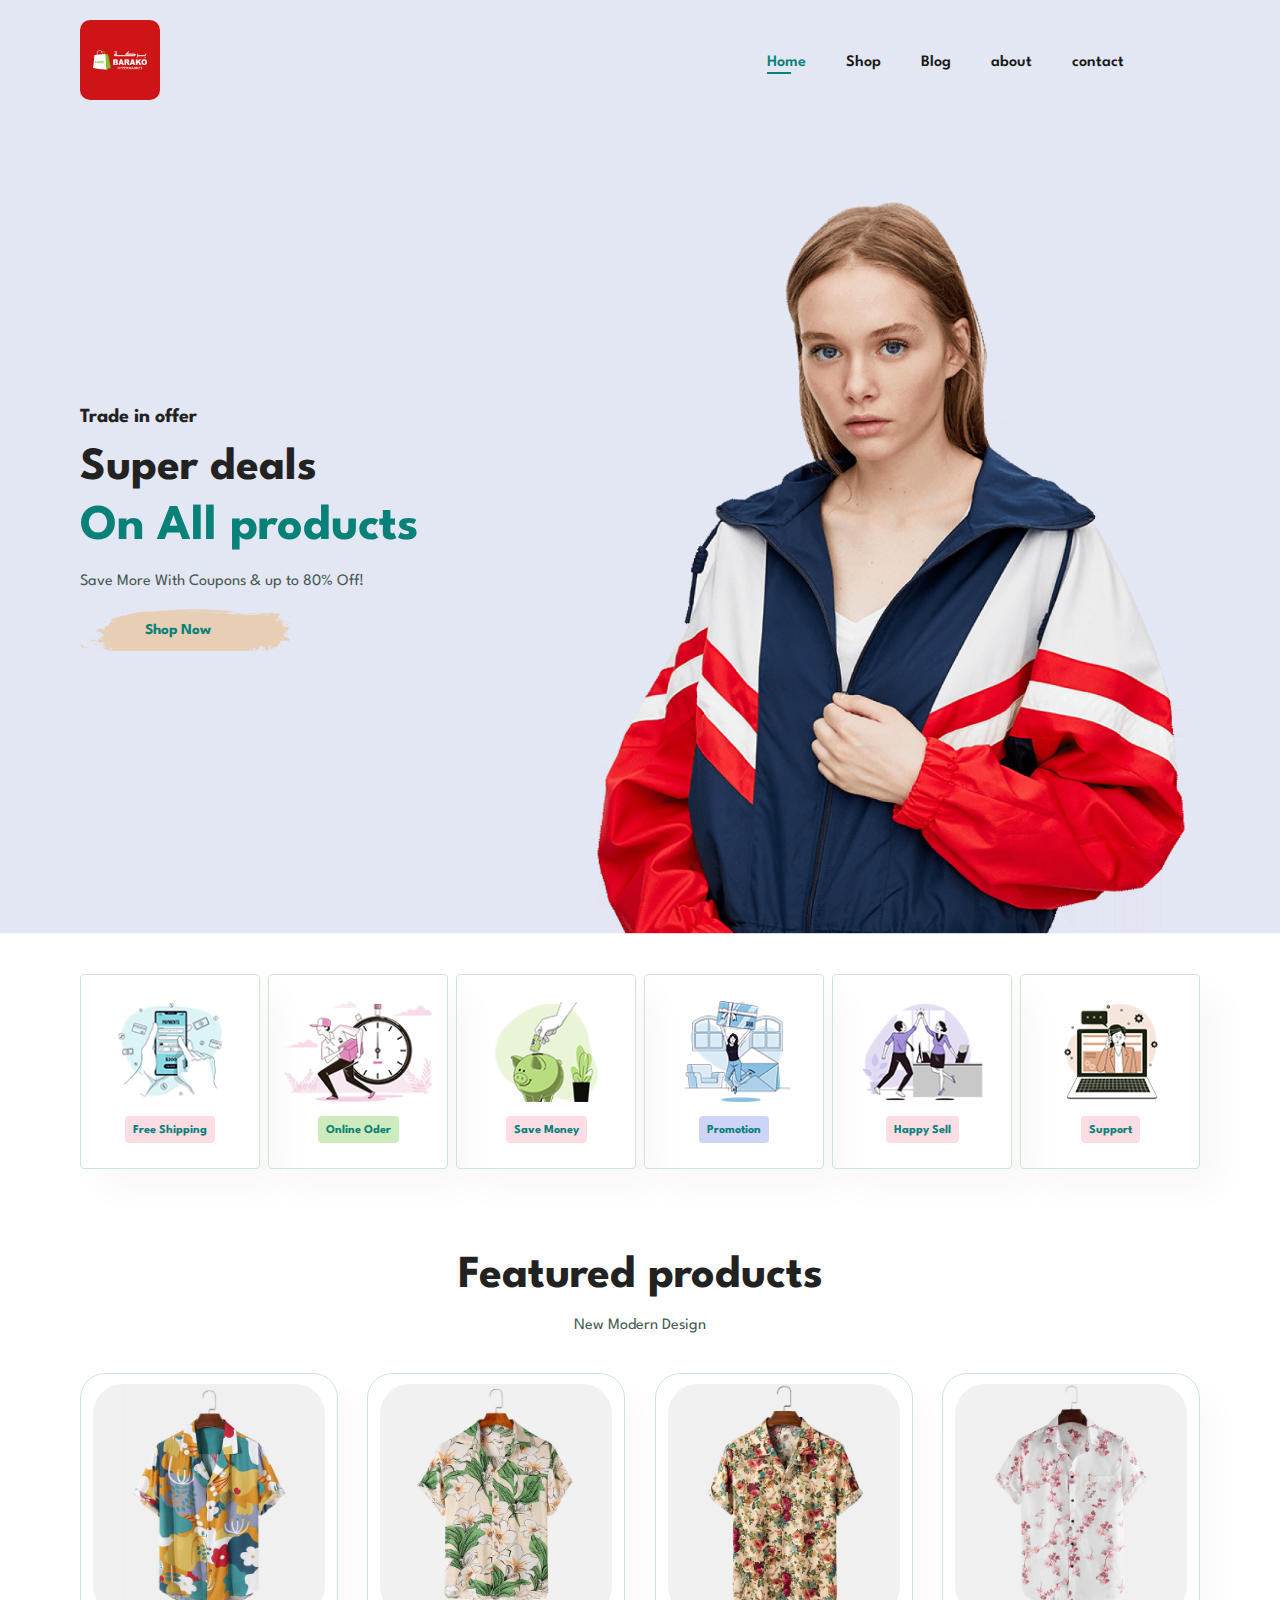
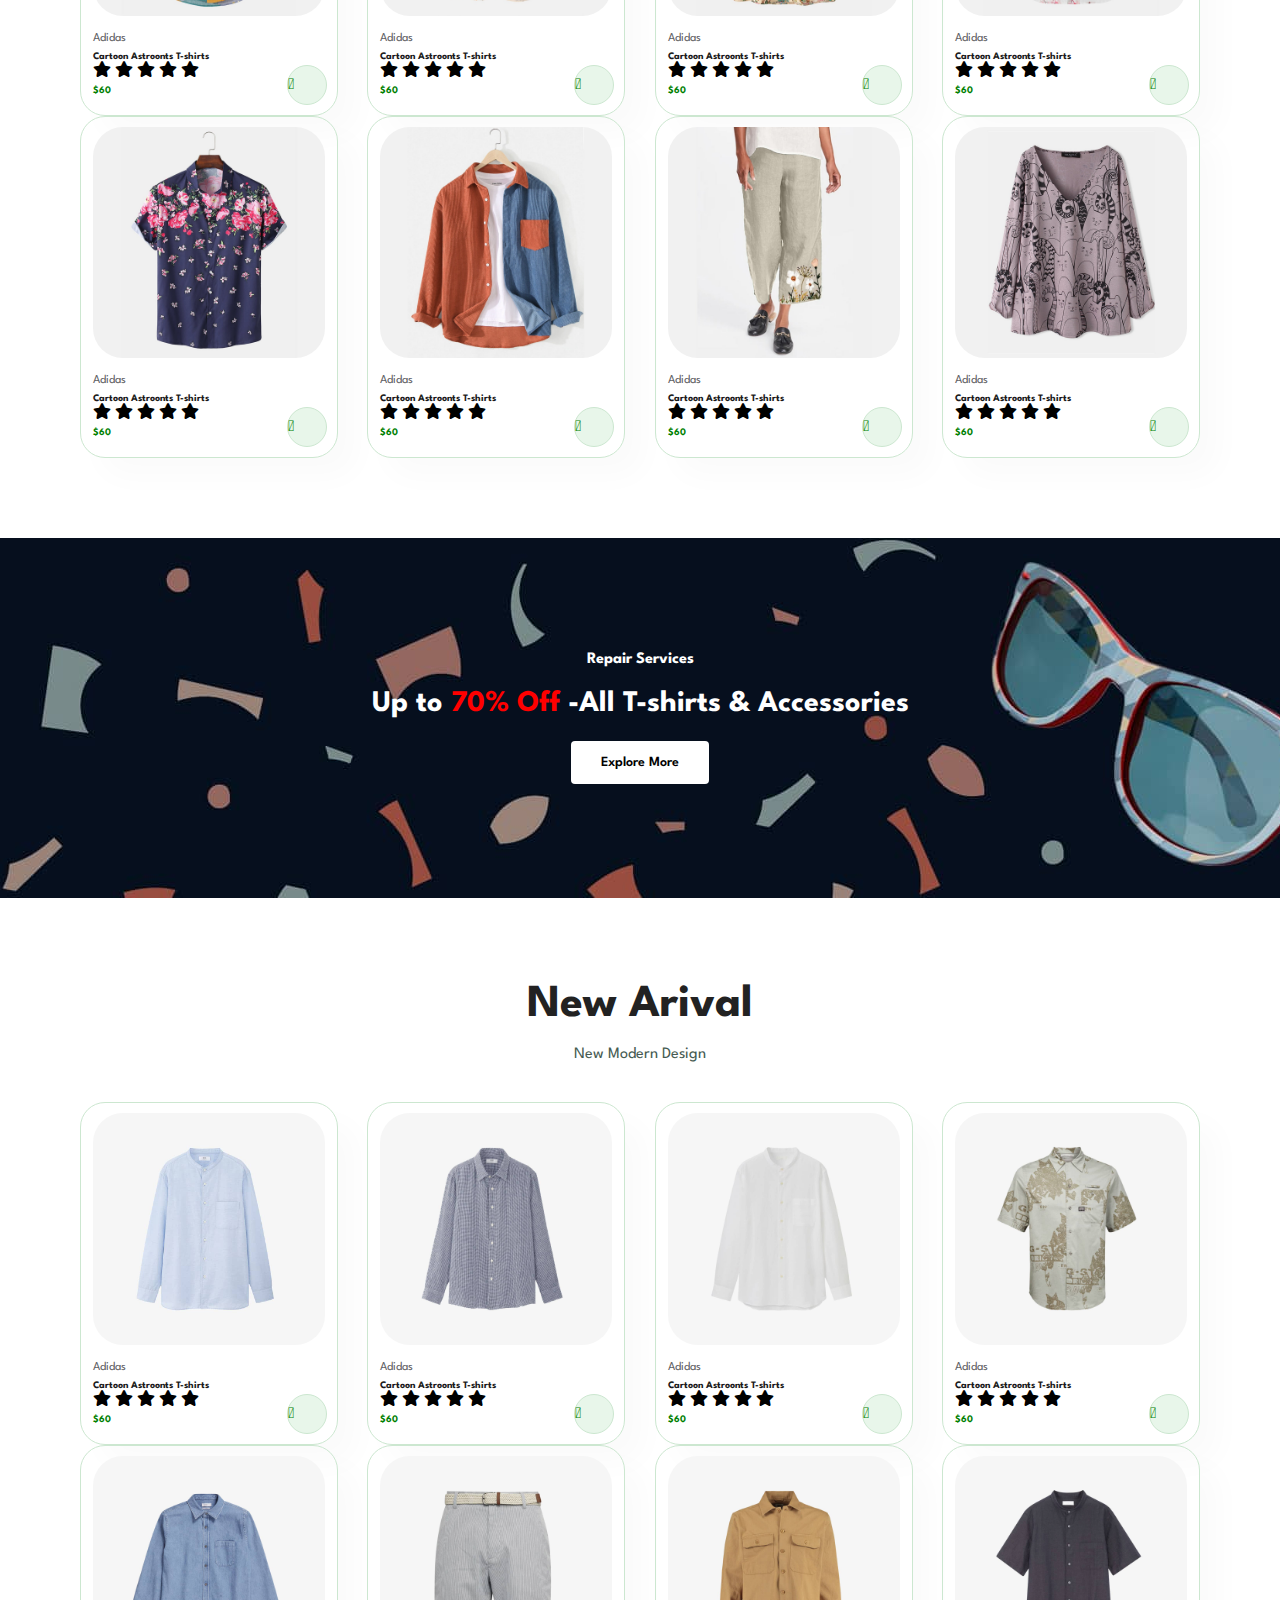
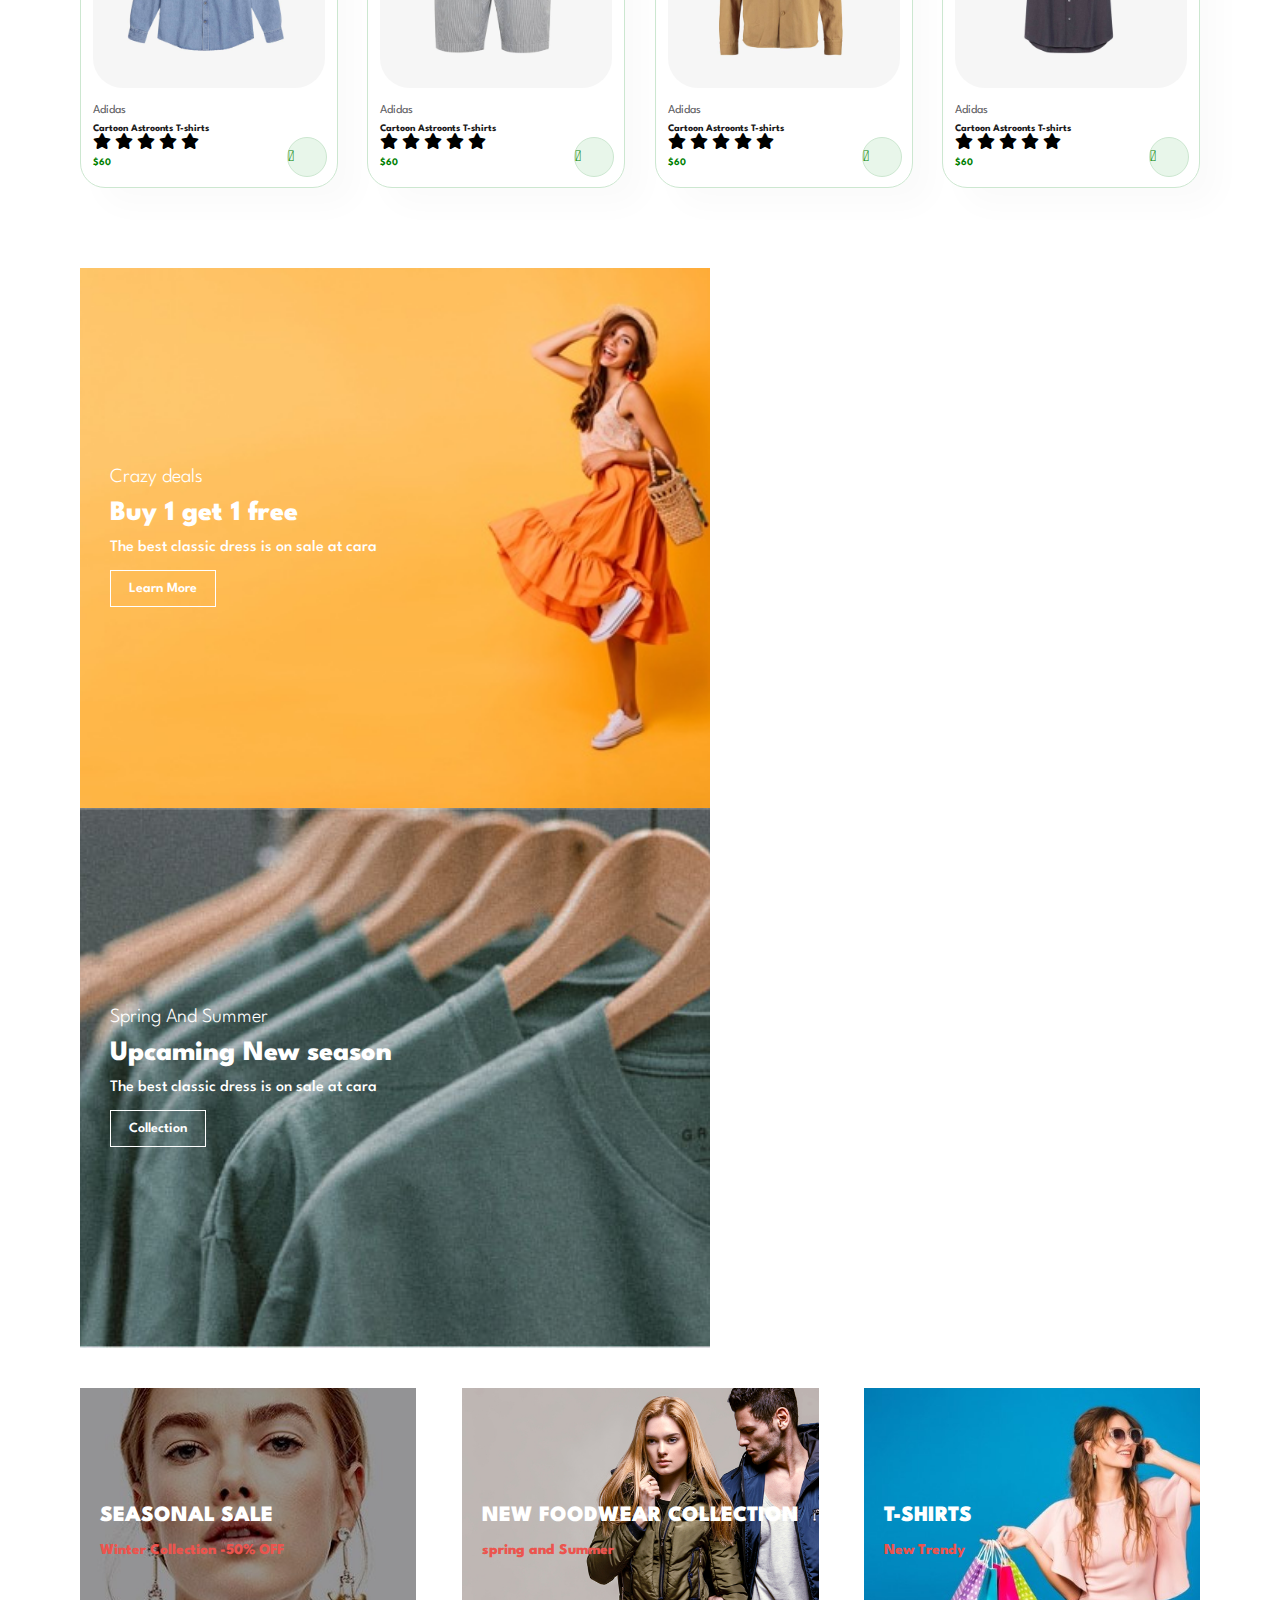
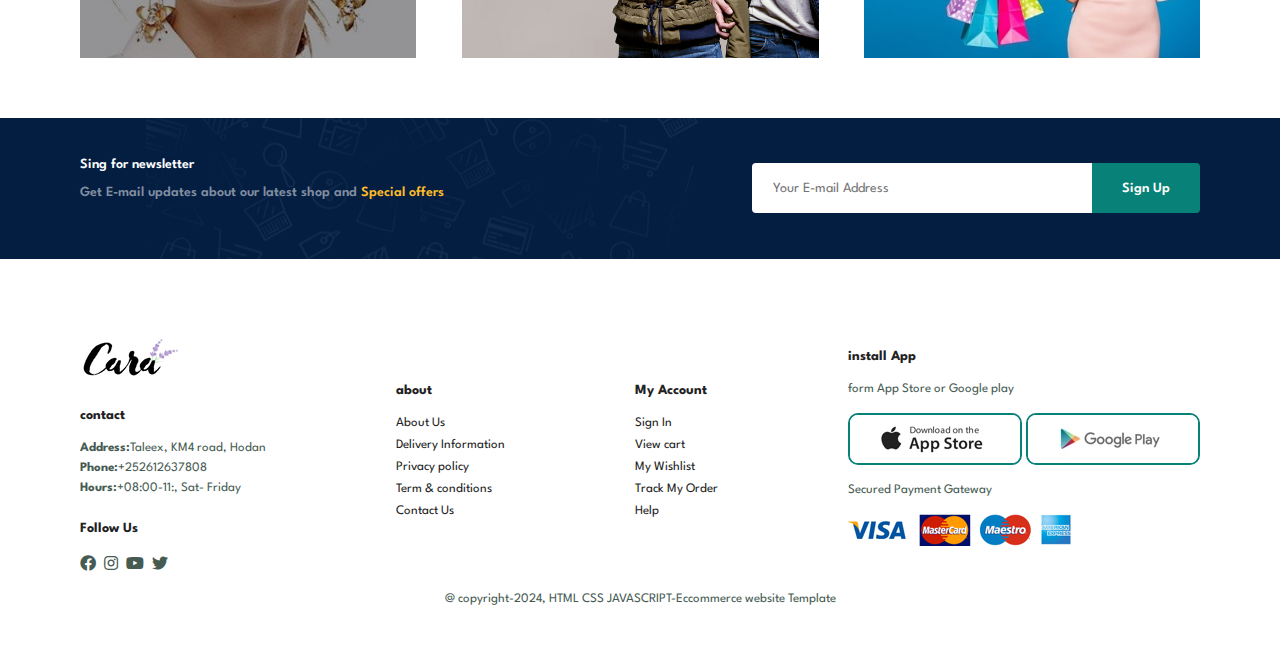
<file: FileHtml/index.html>
<!DOCTYPE html>
<html lang="en">

    <head>
        <meta charset="UTF-8">
        <meta http-equiv="X-UA-Compatible" content="IE=edge">
        <meta name="viewport" content="width=device-width, initial-scale=1.0">
        <title>Tech2etc Ecommerce Tutorial</title>

        <link rel="stylesheet" href="https://pro.fontawesome.com/releases/v5.10.0/css/all.css" />

        <link rel="stylesheet" href="/FileHtml/FileCss/style.css">
    </head>

    <body>
        <!-- Waa header ka inta ugu badan aan ka shaqeeyey -->
        <section id="header">
            <a href="#"><img src="/img/Barako.jpg" class="logo" alt=""></a>
            <div>
                <ul id="navbar">
                   <li><a class="active" href="index.html">Home</a></li>
                   <li><a href="shop.html">Shop</a></li>
                   <li><a href="blog.html">Blog</a></li>
                   <li><a href="about.html">about</a></li>
                   <li><a href="contact.html">contact</a></li>
                   <li><a href="cart.html"><i class="far fa-shopping-bag"></i></a></li>
                   <!-- colse -->
                   <!-- <a href="#" id="close"><i class="far fa-times"></i></a> -->
                </ul>
            </div>
<!-- qeepta mobile -->
            <!-- <div id="mobile">
              
                <a href="cart.html"><i class="far fa-shopping-bag"></i></a>
                <i id="bar" class="fas fa-outdent"></i>
            </div> -->

            

        </section>

        <!-- waa hero section inta badan aan ka shaqeeyey -->
         <section id="hero">
            <h4>Trade in offer</h4>
            <h2>Super deals</h2>
            <h1>On All products</h1>
            <p>Save More With Coupons & up to 80% Off!</p>
            <button>Shop Now</button>
         </section>

         <!-- same feature -->
          <section id="feature" class="section-p1">
            <div class="fe-box">
                <img src="/img/Feature/f1.png" alt="">
                <h6>Free Shipping</h6>

            </div>

            <div class="fe-box">
                <img src="/img/Feature/f2.png" alt="">
                <h6>Online Oder</h6>

            </div>

            <div class="fe-box">
                <img src="/img/Feature/f3.png" alt="">
                <h6>Save Money</h6>

            </div>

            <div class="fe-box">
                <img src="/img/Feature/f4.png" alt="">
                <h6>Promotion</h6>



                </div>
                <div class="fe-box">
                    <img src="/img/Feature/f5.png" alt="">
                    <h6>Happy Sell</h6>
    
                    
    
                    </div>
            <div class="fe-box">
                <img src="/img/Feature/f6.png" alt="">
                <h6>Support</h6>

    
            </div>



            


          </section>

          <section id="product1" class="section-p1">
            <h2>Featured products</h2>
            <p>New Modern Design</p>
            <div class="pro-container">
                <!-- 1 -->
                <div class="pro">
                    <img src="/img/products/f1.jpg" alt="">
                    <div class="desc">
                        <span>Adidas</span>
                        <h5>Cartoon Astroonts T-shirts</h5>
                        <div class="stars">
                            <li class="fas fa-star"></li>
                            <li class="fas fa-star"></li>
                            <li class="fas fa-star"></li>
                            <li class="fas fa-star"></li>
                            <li class="fas fa-star"></li>
                        </div>
                        <h4>$60</h4>
                    </div>
                    <a href="#"><i class="fal fa-shopping-cart cart"></i></a>

                </div>
                
                <!-- 2 -->
                <div class="pro">
                    <img src="/img/products/f2.jpg" alt="">
                    <div class="desc">
                        <span>Adidas</span>
                        <h5>Cartoon Astroonts T-shirts</h5>
                        <div class="stars">
                            <li class="fas fa-star"></li>
                            <li class="fas fa-star"></li>
                            <li class="fas fa-star"></li>
                            <li class="fas fa-star"></li>
                            <li class="fas fa-star"></li>
                        </div>
                        <h4>$60</h4>
                    </div>
                    <a href="#"><i class="fal fa-shopping-cart cart"></i></a>

                </div>

                <!-- 3 -->

                <div class="pro">
                    <img src="/img/products/f3.jpg" alt="">
                    <div class="desc">
                        <span>Adidas</span>
                        <h5>Cartoon Astroonts T-shirts</h5>
                        <div class="stars">
                            <li class="fas fa-star"></li>
                            <li class="fas fa-star"></li>
                            <li class="fas fa-star"></li>
                            <li class="fas fa-star"></li>
                            <li class="fas fa-star"></li>
                        </div>
                        <h4>$60</h4>
                    </div>
                    <a href="#"><i class="fal fa-shopping-cart cart"></i></a>

                </div>


                <!-- 4 -->

                <div class="pro">
                    <img src="/img/products/f4.jpg" alt="">
                    <div class="desc">
                        <span>Adidas</span>
                        <h5>Cartoon Astroonts T-shirts</h5>
                        <div class="stars">
                            <li class="fas fa-star"></li>
                            <li class="fas fa-star"></li>
                            <li class="fas fa-star"></li>
                            <li class="fas fa-star"></li>
                            <li class="fas fa-star"></li>
                        </div>
                        <h4>$60</h4>
                    </div>
                    <a href="#"><i class="fal fa-shopping-cart cart"></i></a>

                </div>


                <!-- 5 -->

                <div class="pro">
                    <img src="/img/products/f5.jpg" alt="">
                    <div class="desc">
                        <span>Adidas</span>
                        <h5>Cartoon Astroonts T-shirts</h5>
                        <div class="stars">
                            <li class="fas fa-star"></li>
                            <li class="fas fa-star"></li>
                            <li class="fas fa-star"></li>
                            <li class="fas fa-star"></li>
                            <li class="fas fa-star"></li>
                        </div>
                        <h4>$60</h4>
                    </div>
                    <a href="#"><i class="fal fa-shopping-cart cart"></i></a>

                </div>

                <!-- 6 -->
                <div class="pro">
                    <img src="/img/products/f6.jpg" alt="">
                    <div class="desc">
                        <span>Adidas</span>
                        <h5>Cartoon Astroonts T-shirts</h5>
                        <div class="stars">
                            <li class="fas fa-star"></li>
                            <li class="fas fa-star"></li>
                            <li class="fas fa-star"></li>
                            <li class="fas fa-star"></li>
                            <li class="fas fa-star"></li>
                        </div>
                        <h4>$60</h4>
                    </div>
                    <a href="#"><i class="fal fa-shopping-cart cart"></i></a>

                </div>


                <!-- 7 -->

                <div class="pro">
                    <img src="/img/products/f7.jpg" alt="">
                    <div class="desc">
                        <span>Adidas</span>
                        <h5>Cartoon Astroonts T-shirts</h5>
                        <div class="stars">
                            <li class="fas fa-star"></li>
                            <li class="fas fa-star"></li>
                            <li class="fas fa-star"></li>
                            <li class="fas fa-star"></li>
                            <li class="fas fa-star"></li>
                        </div>
                        <h4>$60</h4>
                    </div>
                    <a href="#"><i class="fal fa-shopping-cart cart"></i></a>

                </div>


                <!-- 8 -->
                <div class="pro">
                    <img src="/img/products/f8.jpg" alt="">
                    <div class="desc">
                        <span>Adidas</span>
                        <h5>Cartoon Astroonts T-shirts</h5>
                        <div class="stars">
                            <li class="fas fa-star"></li>
                            <li class="fas fa-star"></li>
                            <li class="fas fa-star"></li>
                            <li class="fas fa-star"></li>
                            <li class="fas fa-star"></li>
                        </div>
                        <h4>$60</h4>
                    </div>
                    <a href="#"><i class="fal fa-shopping-cart cart"></i></a>

                </div>

            </div>

          </section>


          <section id="banner" class="section-m1">
            <h4>Repair  Services</h4>
            <h2>Up to <span>70% Off</span>  -All T-shirts & Accessories</h2>
            <button class="normal">Explore More</button>

          </section>

          
          <section id="product1" class="section-p1">
            <h2>New Arival</h2>
            <p>New Modern Design</p>
            <div class="pro-container">
                <!-- 1 -->
                <div class="pro">
                    <img src="/img/products/n1.jpg" alt="">
                    <div class="desc">
                        <span>Adidas</span>
                        <h5>Cartoon Astroonts T-shirts</h5>
                        <div class="stars">
                            <li class="fas fa-star"></li>
                            <li class="fas fa-star"></li>
                            <li class="fas fa-star"></li>
                            <li class="fas fa-star"></li>
                            <li class="fas fa-star"></li>
                        </div>
                        <h4>$60</h4>
                    </div>
                    <a href="#"><i class="fal fa-shopping-cart cart"></i></a>

                </div>
                
                <!-- 2 -->
                <div class="pro">
                    <img src="/img/products/n2.jpg" alt="">
                    <div class="desc">
                        <span>Adidas</span>
                        <h5>Cartoon Astroonts T-shirts</h5>
                        <div class="stars">
                            <li class="fas fa-star"></li>
                            <li class="fas fa-star"></li>
                            <li class="fas fa-star"></li>
                            <li class="fas fa-star"></li>
                            <li class="fas fa-star"></li>
                        </div>
                        <h4>$60</h4>
                    </div>
                    <a href="#"><i class="fal fa-shopping-cart cart"></i></a>

                </div>

                <!-- 3 -->

                <div class="pro">
                    <img src="/img/products/n3.jpg" alt="">
                    <div class="desc">
                        <span>Adidas</span>
                        <h5>Cartoon Astroonts T-shirts</h5>
                        <div class="stars">
                            <li class="fas fa-star"></li>
                            <li class="fas fa-star"></li>
                            <li class="fas fa-star"></li>
                            <li class="fas fa-star"></li>
                            <li class="fas fa-star"></li>
                        </div>
                        <h4>$60</h4>
                    </div>
                    <a href="#"><i class="fal fa-shopping-cart cart"></i></a>

                </div>


                <!-- 4 -->

                <div class="pro">
                    <img src="/img/products/n4.jpg" alt="">
                    <div class="desc">
                        <span>Adidas</span>
                        <h5>Cartoon Astroonts T-shirts</h5>
                        <div class="stars">
                            <li class="fas fa-star"></li>
                            <li class="fas fa-star"></li>
                            <li class="fas fa-star"></li>
                            <li class="fas fa-star"></li>
                            <li class="fas fa-star"></li>
                        </div>
                        <h4>$60</h4>
                    </div>
                    <a href="#"><i class="fal fa-shopping-cart cart"></i></a>

                </div>


                <!-- 5 -->

                <div class="pro">
                    <img src="/img/products/n5.jpg" alt="">
                    <div class="desc">
                        <span>Adidas</span>
                        <h5>Cartoon Astroonts T-shirts</h5>
                        <div class="stars">
                            <li class="fas fa-star"></li>
                            <li class="fas fa-star"></li>
                            <li class="fas fa-star"></li>
                            <li class="fas fa-star"></li>
                            <li class="fas fa-star"></li>
                        </div>
                        <h4>$60</h4>
                    </div>
                    <a href="#"><i class="fal fa-shopping-cart cart"></i></a>

                </div>

                <!-- 6 -->
                <div class="pro">
                    <img src="/img/products/n6.jpg" alt="">
                    <div class="desc">
                        <span>Adidas</span>
                        <h5>Cartoon Astroonts T-shirts</h5>
                        <div class="stars">
                            <li class="fas fa-star"></li>
                            <li class="fas fa-star"></li>
                            <li class="fas fa-star"></li>
                            <li class="fas fa-star"></li>
                            <li class="fas fa-star"></li>
                        </div>
                        <h4>$60</h4>
                    </div>
                    <a href="#"><i class="fal fa-shopping-cart cart"></i></a>

                </div>


                <!-- 7 -->

                <div class="pro">
                    <img src="/img/products/n7.jpg" alt="">
                    <div class="desc">
                        <span>Adidas</span>
                        <h5>Cartoon Astroonts T-shirts</h5>
                        <div class="stars">
                            <li class="fas fa-star"></li>
                            <li class="fas fa-star"></li>
                            <li class="fas fa-star"></li>
                            <li class="fas fa-star"></li>
                            <li class="fas fa-star"></li>
                        </div>
                        <h4>$60</h4>
                    </div>
                    <a href="#"><i class="fal fa-shopping-cart cart"></i></a>

                </div>


                <!-- 8 -->
                <div class="pro">
                    <img src="/img/products/n8.jpg" alt="">
                    <div class="desc">
                        <span>Adidas</span>
                        <h5>Cartoon Astroonts T-shirts</h5>
                        <div class="stars">
                            <li class="fas fa-star"></li>
                            <li class="fas fa-star"></li>
                            <li class="fas fa-star"></li>
                            <li class="fas fa-star"></li>
                            <li class="fas fa-star"></li>
                        </div>
                        <h4>$60</h4>
                    </div>
                    <a href="#"><i class="fal fa-shopping-cart cart"></i></a>

                </div>

            </div>

          </section>


          <section id="sm-banner" class="section-p1">
            <div class="banner-box">
                <h4>Crazy deals</h4>
                <h2>Buy 1 get 1 free</h2>
                <span>The best classic dress is on sale at cara</span>
                <button class="white">Learn More</button>


            </div>

            <div class="banner-box banner-box2">
                <h4>Spring And Summer</h4>
                <h2>Upcaming New season</h2>
                <span>The best classic dress is on sale at cara</span>
                <button class="white">Collection</button>
                

            </div>


          </section>

          <section id="banner3">
            <!-- 1 -->
            <div class="banner-box">
                <h2>SEASONAL SALE</h2>
                <H3>Winter Collection -50% OFF</H3>
                    
        </div>
        <!-- 2 -->
        <div class="banner-box banner-box2 ">
            <h2>NEW FOODWEAR COLLECTION</h2>
            <H3>spring and Summer</H3>
                
    </div>
    <!-- 3 -->

    <div class="banner-box banner-box3">
        <h2>T-SHIRTS</h2>
        <H3>New Trendy</H3>
            
</div>

          </section>


          <section  id="news" class="section-p1 section-m1" >
            <div class="newstext">
                <h4>Sing for newsletter</h4>
                <p>Get E-mail updates about our latest shop and <span>Special offers</span>  </p>
            </div>

            <div class="form">
                <input type="text" placeholder="Your E-mail Address">
                <button class="normal">Sign Up</button> 

            </div>

          </section>

        <footer class="section-p1">
            <div class="col">
                <img class="logo" src="/img/logo.png" alt="">
                <h4>contact</h4>
                <p><strong>Address:</strong>Taleex, KM4 road, Hodan</p>
                <p><strong>Phone:</strong>+252612637808</p>
                <p><strong>Hours:</strong>+08:00-11:, Sat- Friday</p>

                <div class="follow">
                    <h4>Follow Us</h4>
                    <div class="icon">
                        <i class="fab fa-facebook"></i>
                        <i class="fab fa-instagram"></i>
                        <i class="fab fa-youtube"></i>
                        <i class="fab fa-twitter"></i>
                    </div>
                </div>
            </div>

            <div class="col">
                <h4>about</h4>
                <a href="#">About Us</a>
                <a href="#">Delivery Information</a>
                <a href="#">Privacy policy</a>
                <a href="#">Term & conditions</a>
                <a href="#">Contact Us</a>

            </div>


            <div class="col">
                <h4>My Account</h4>
                <a href="#">Sign In</a>
                <a href="#">View cart</a>
                <a href="#">My Wishlist</a>
                <a href="#">Track My Order</a>
                <a href="#">Help</a>

            </div>

            <div class="col install">
                <h4>install App</h4>
                <p>form App Store or Google play</p>
                <div class="row">
                    <img src="/img/pay/app.jpg" alt="">
                    <img src="/img/pay/play.jpg" alt="">
                </div>
                <p>Secured Payment Gateway</p>
                <img src="/img/pay/pay.png" alt="">

            </div>

            <div class="copyright">
                <p>@ copyright-2024, HTML CSS JAVASCRIPT-Eccommerce website Template</p>
            </div>

        </footer>



     







        <script src="/FileHtml/FileJS/script.js"></script>
    </body>

</html>
</file>
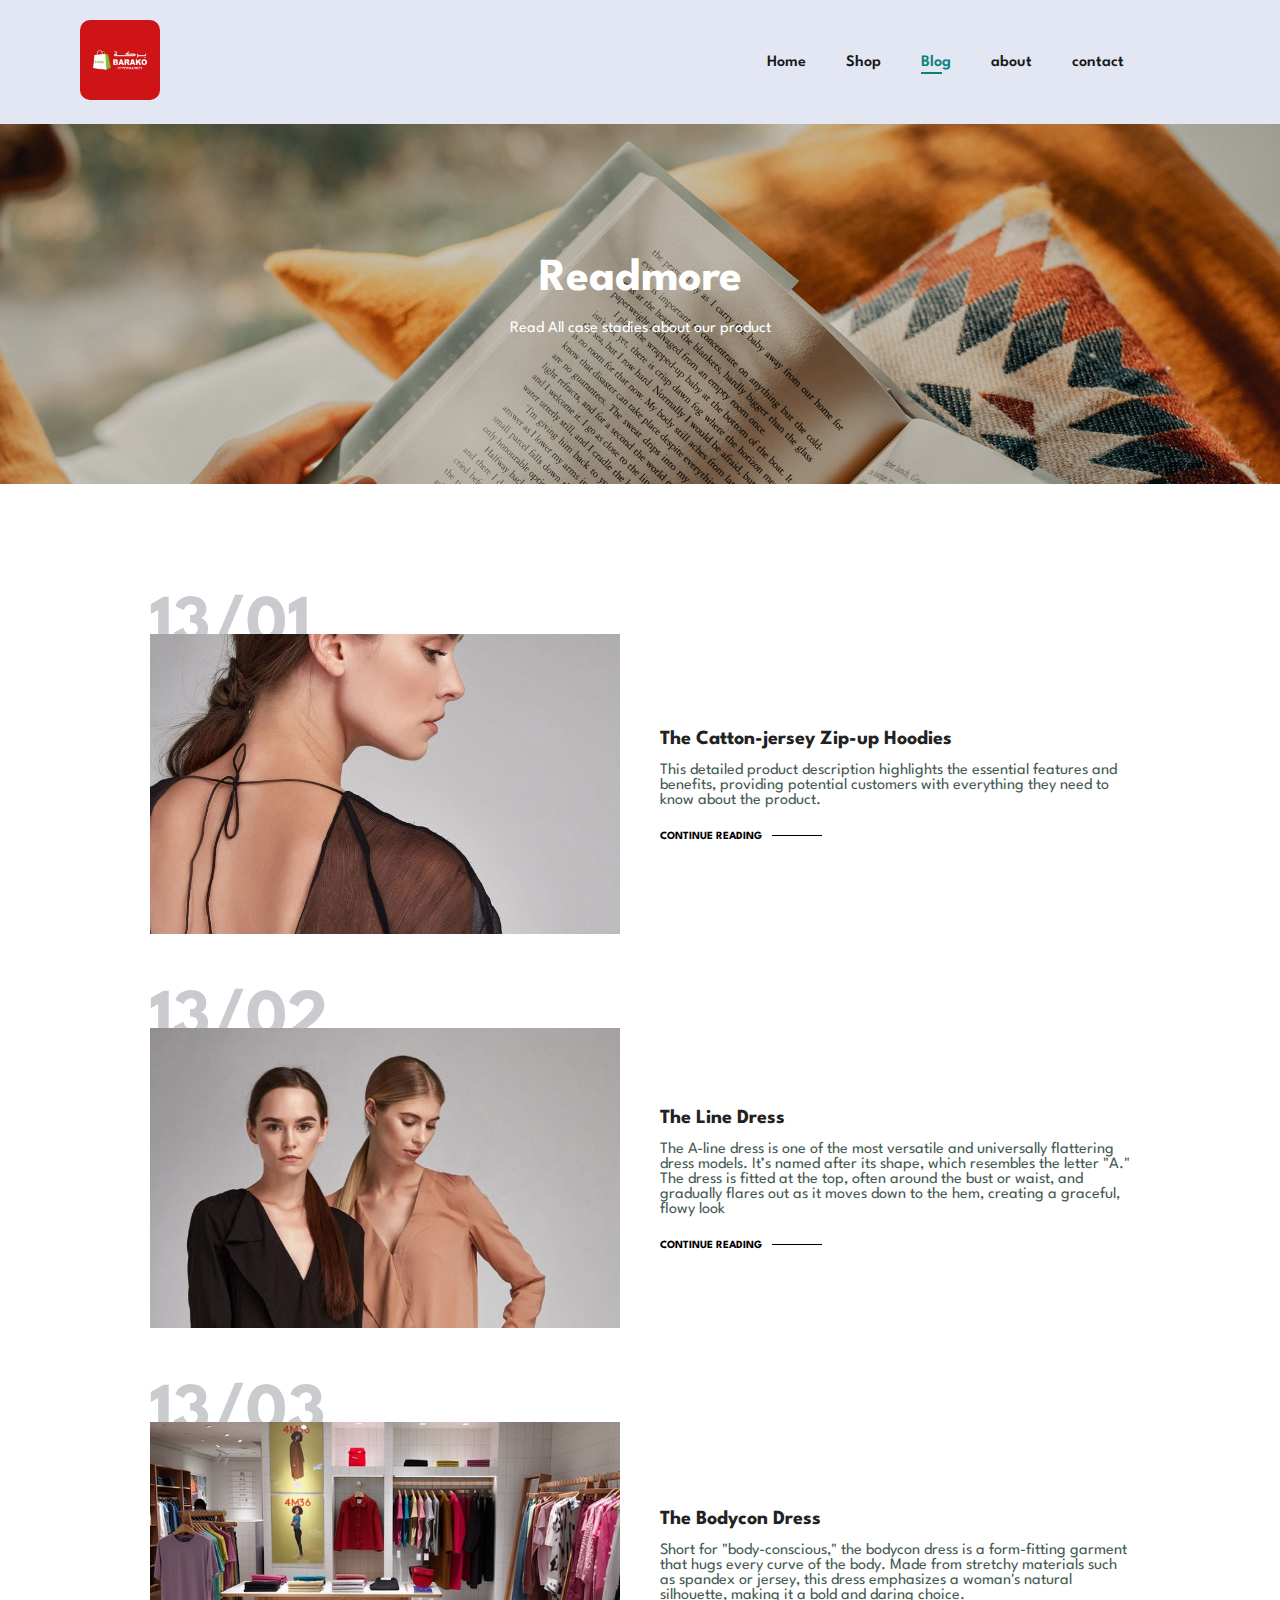
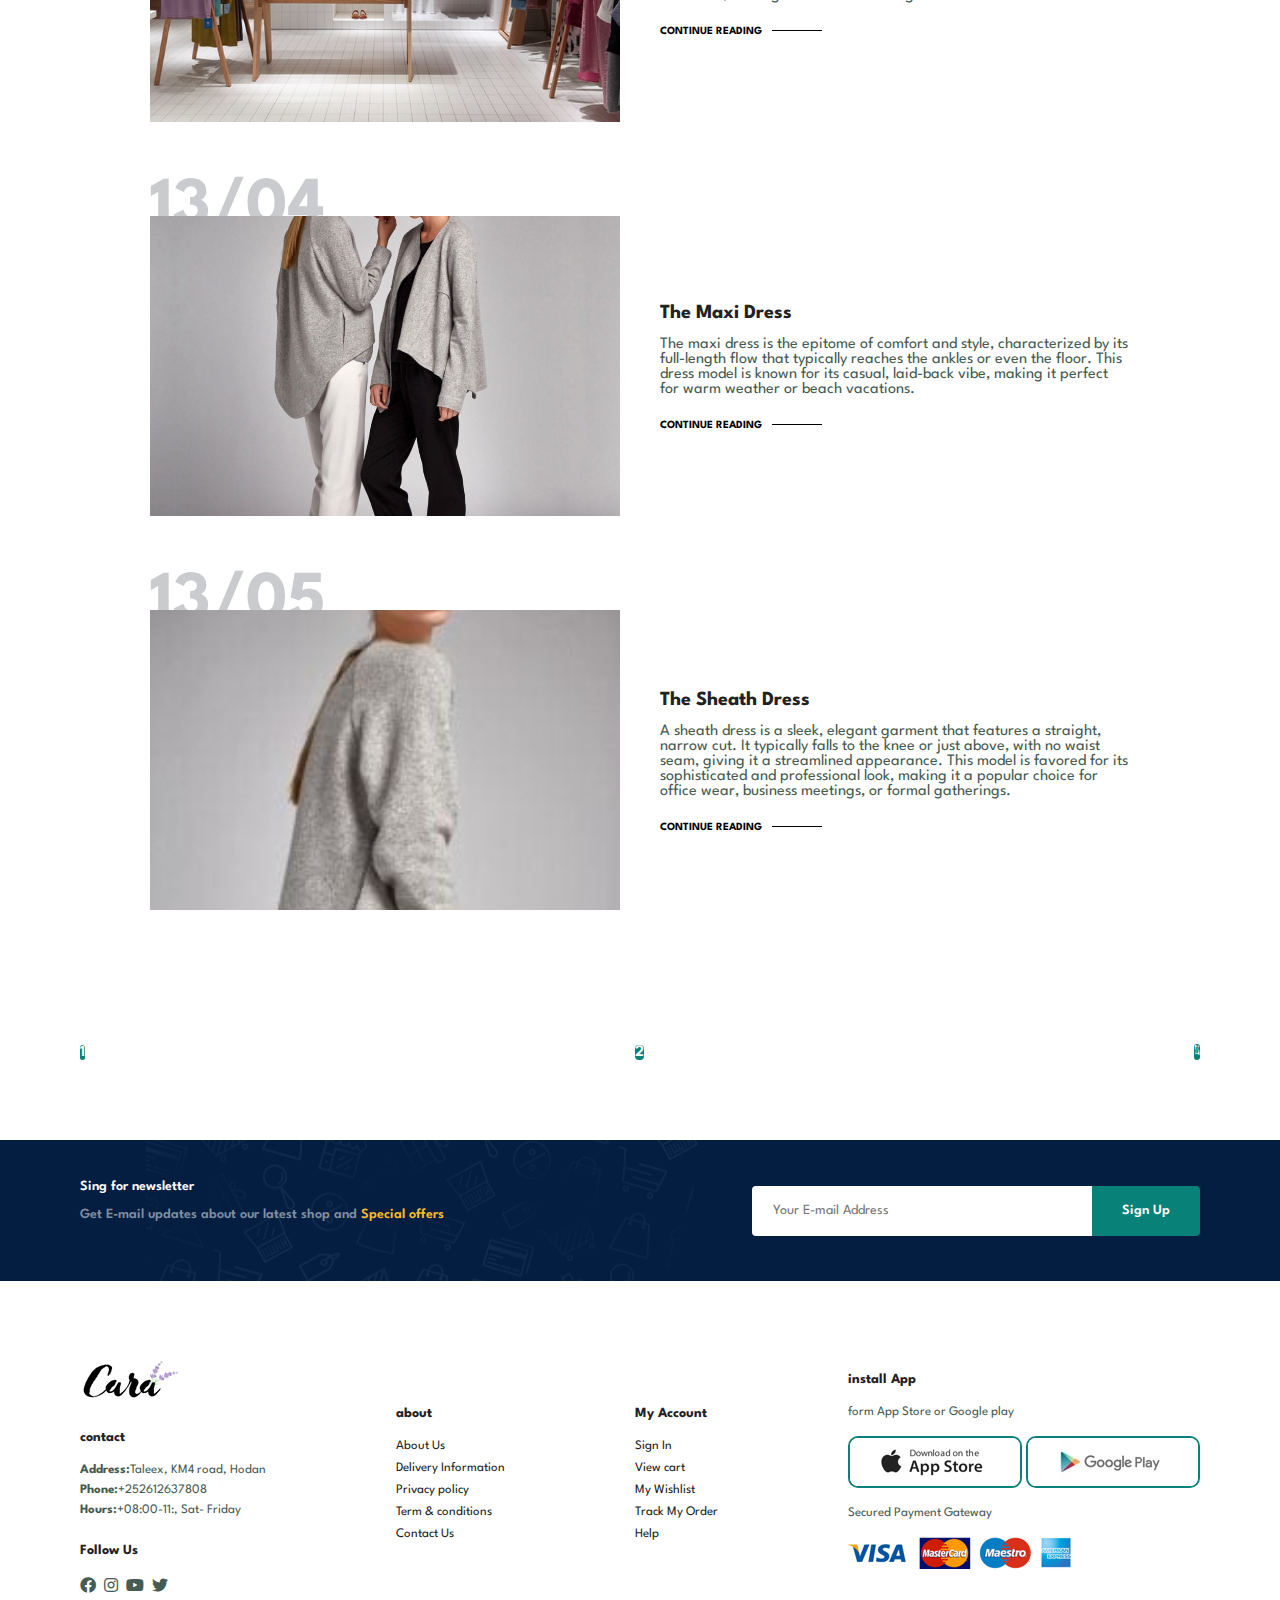
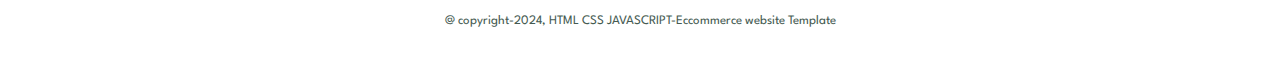
<file: FileHtml/blog.html>
<!DOCTYPE html>
<html lang="en">

    <head>
        <meta charset="UTF-8">
        <meta http-equiv="X-UA-Compatible" content="IE=edge">
        <meta name="viewport" content="width=device-width, initial-scale=1.0">
        <title>Tech2etc Ecommerce Tutorial</title>

        <link rel="stylesheet" href="https://pro.fontawesome.com/releases/v5.10.0/css/all.css" />

        <link rel="stylesheet" href="/FileHtml/FileCss/style.css">
    </head>

    <body>
        <!-- Waa header ka inta ugu badan aan ka shaqeeyey -->
        <section id="header">
            <a href="#"><img src="/img/Barako.jpg" class="logo" alt=""></a>
            <div>
                <ul id="navbar">
                   <li><a href="index.html">Home</a></li>
                   <li><a href="shop.html">Shop</a></li>
                   <li><a  class="active" href="blog.html">Blog</a></li>
                   <li><a href="about.html">about</a></li>
                   <li><a href="contact.html">contact</a></li>
                   <li><a href="cart.html"><i class="far fa-shopping-bag"></i></a></li>
                   <!-- colse -->
                   <!-- <a href="#" id="close"><i class="far fa-times"></i></a> -->
                </ul>
            </div>
<!-- qeepta mobile -->
            <!-- <div id="mobile">
              
                <a href="cart.html"><i class="far fa-shopping-bag"></i></a>
                <i id="bar" class="fas fa-outdent"></i>
            </div> -->

            

        </section>

        <!-- waa hero section inta badan aan ka shaqeeyey -->
         <section id="page-header" class="blog-header">
            <h2>Readmore</h2>
           <p>Read All case stadies about our product</p>
         </section>


         <section id="blog">
            <!-- 1 -->
            <div class="blog-box">
                <div class="blog-img">
                    <img src="/img/blog/b1.jpg" alt="">
                </div>
                <div class="blog-details">
                    <h4>The Catton-jersey Zip-up Hoodies </h4>
            <p>This detailed product description highlights the essential features and benefits, providing potential customers with everything they need to know about the product.</p>
                <a href="#">CONTINUE READING</a>
        </div>
        <H1>13/01</H1>
            </div>

            <!-- 2 -->
            <div class="blog-box">
                <div class="blog-img">
                    <img src="/img/blog/b2.jpg" alt="">
                </div>
                <div class="blog-details">
                    <h4>The Line Dress </h4>
                    <p>The A-line dress is one of the most versatile and universally flattering dress models. It’s named after its shape, which resembles the letter "A." The dress is fitted at the top, often around the bust or waist, and gradually flares out as it moves down to the hem, creating a graceful, flowy look</p>
                    
                    
                    <a href="#">CONTINUE READING</a>
        </div>
        <H1>13/02</H1>
            </div>

            <!-- 3 -->
            <div class="blog-box">
                <div class="blog-img">
                    <img src="/img/blog/b3.jpg" alt="">
                </div>
                <div class="blog-details">
                    <h4>The Bodycon Dress </h4>
                    <p>Short for "body-conscious," the bodycon dress is a form-fitting garment that hugs every curve of the body. Made from stretchy materials such as spandex or jersey, this dress emphasizes a woman's natural silhouette, making it a bold and daring choice.</p>
                    
                    
                    <a href="#">CONTINUE READING</a>
        </div>
        <H1>13/03</H1>
            </div>

            <!-- 4 -->
            <div class="blog-box">
                <div class="blog-img">
                    <img src="/img/blog/b4.jpg" alt="">
                </div>
                <div class="blog-details">
                    <h4>The Maxi Dress</h4>
                    <p>The maxi dress is the epitome of comfort and style, characterized by its full-length flow that typically reaches the ankles or even the floor. This dress model is known for its casual, laid-back vibe, making it perfect for warm weather or beach vacations.</p>
                    
                    
                    
                    <a href="#">CONTINUE READING</a>
        </div>
        <H1>13/04</H1>
            </div>

            <!-- 5 -->
            <div class="blog-box">
                <div class="blog-img">
                    <img src="/img/blog/b5.jpg" alt="">
                </div>
                <div class="blog-details">
                    <h4>The Sheath Dress</h4>
                    <p>A sheath dress is a sleek, elegant garment that features a straight, narrow cut. It typically falls to the knee or just above, with no waist seam, giving it a streamlined appearance. This model is favored for its sophisticated and professional look, making it a popular choice for office wear, business meetings, or formal gatherings.</p>


                    <a href="#">CONTINUE READING</a>
        </div>
        <H1>13/05</H1>
            </div>


         </section>


          <section id="pagination" class="section-p1">
            <a href="#">1</a>
            <a href="#">2</a>
            <a href="#"><i class="fal fa-long-arrow-alt-right"></i></a>
          </section>
          


 


          <section  id="news" class="section-p1 section-m1" >
            <div class="newstext">
                <h4>Sing for newsletter</h4>
                <p>Get E-mail updates about our latest shop and <span>Special offers</span>  </p>
            </div>

            <div class="form">
                <input type="text" placeholder="Your E-mail Address">
                <button class="normal">Sign Up</button> 

            </div>

          </section>

        <footer class="section-p1">
            <div class="col">
                <img class="logo" src="/img/logo.png" alt="">
                <h4>contact</h4>
                <p><strong>Address:</strong>Taleex, KM4 road, Hodan</p>
                <p><strong>Phone:</strong>+252612637808</p>
                <p><strong>Hours:</strong>+08:00-11:, Sat- Friday</p>

                <div class="follow">
                    <h4>Follow Us</h4>
                    <div class="icon">
                        <i class="fab fa-facebook"></i>
                        <i class="fab fa-instagram"></i>
                        <i class="fab fa-youtube"></i>
                        <i class="fab fa-twitter"></i>
                    </div>
                </div>
            </div>

            <div class="col">
                <h4>about</h4>
                <a href="#">About Us</a>
                <a href="#">Delivery Information</a>
                <a href="#">Privacy policy</a>
                <a href="#">Term & conditions</a>
                <a href="#">Contact Us</a>

            </div>


            <div class="col">
                <h4>My Account</h4>
                <a href="#">Sign In</a>
                <a href="#">View cart</a>
                <a href="#">My Wishlist</a>
                <a href="#">Track My Order</a>
                <a href="#">Help</a>

            </div>

            <div class="col install">
                <h4>install App</h4>
                <p>form App Store or Google play</p>
                <div class="row">
                    <img src="/img/pay/app.jpg" alt="">
                    <img src="/img/pay/play.jpg" alt="">
                </div>
                <p>Secured Payment Gateway</p>
                <img src="/img/pay/pay.png" alt="">

            </div>

            <div class="copyright">
                <p>@ copyright-2024, HTML CSS JAVASCRIPT-Eccommerce website Template</p>
            </div>

        </footer>
     



        <script src="/FileHtml/FileJS/script.js"></script>
    </body>

</html>
</file>
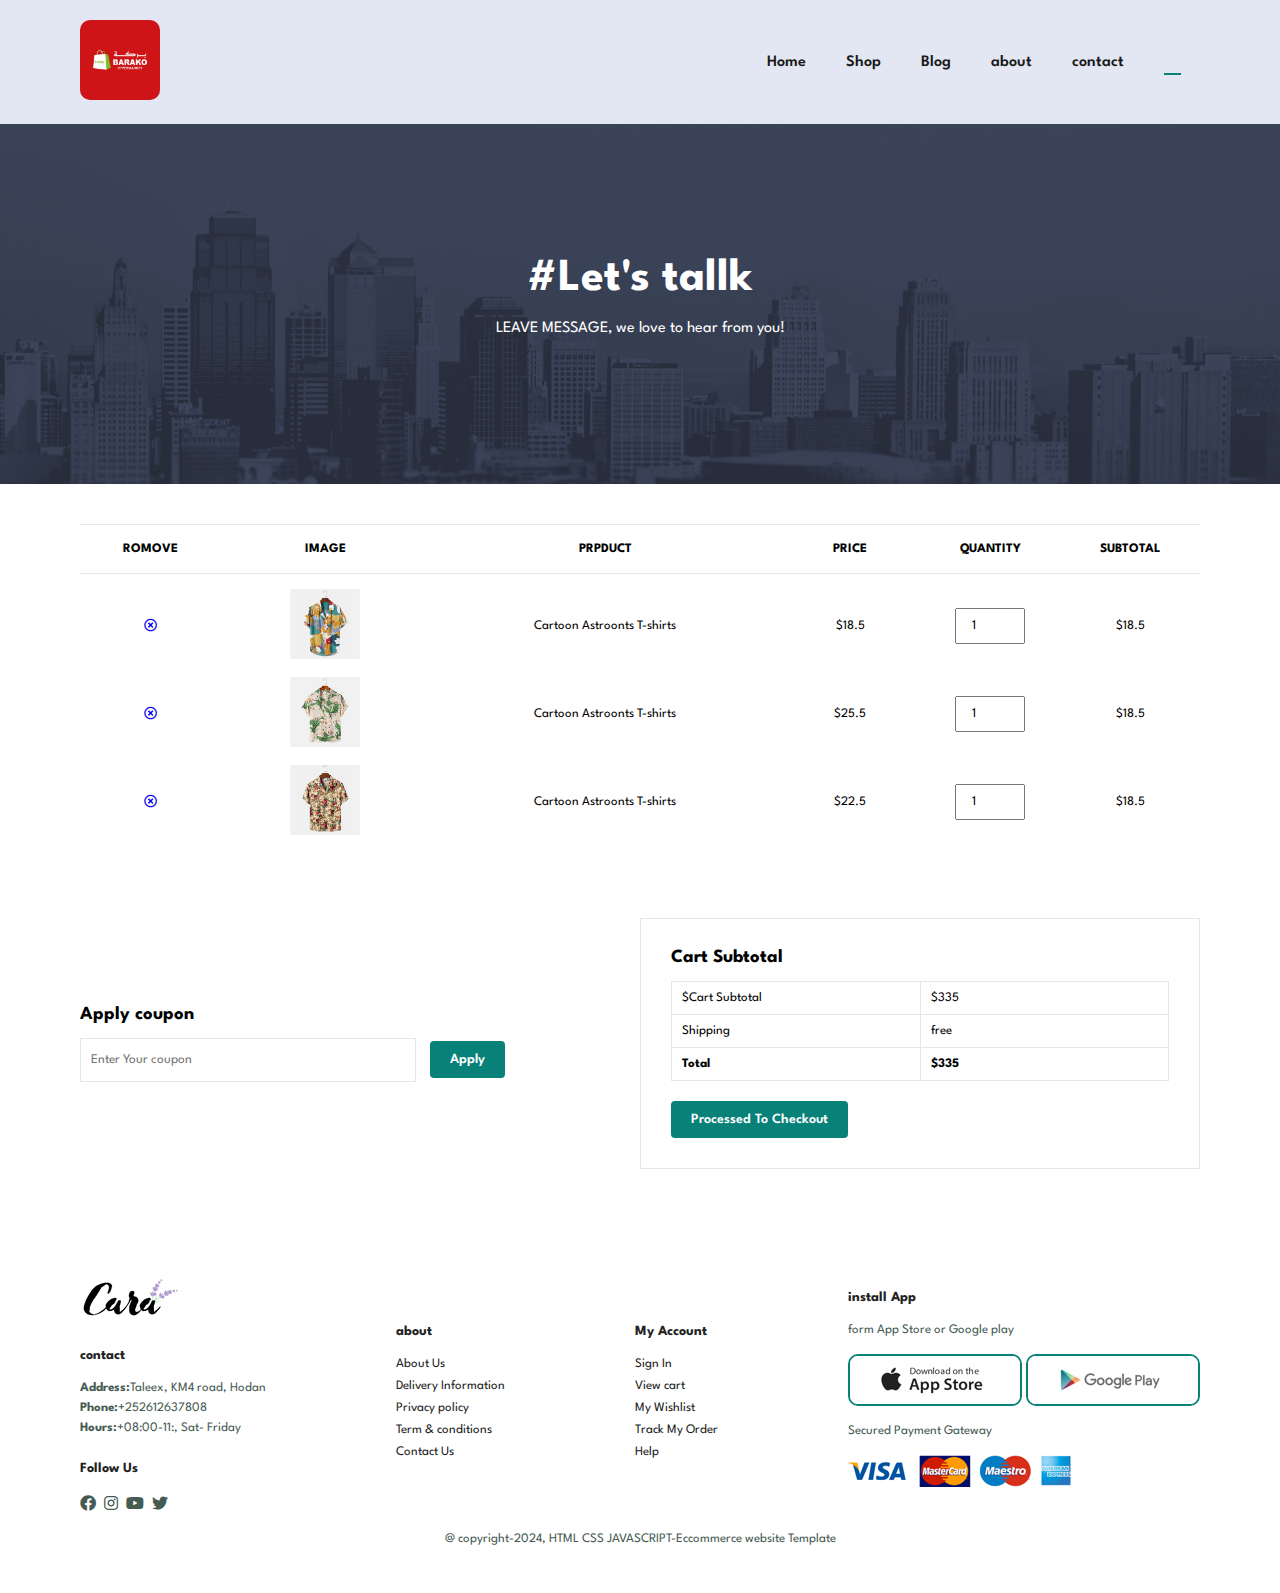
<file: FileHtml/cart.html>
<!DOCTYPE html>
<html lang="en">

    <head>
        <meta charset="UTF-8">
        <meta http-equiv="X-UA-Compatible" content="IE=edge">
        <meta name="viewport" content="width=device-width, initial-scale=1.0">
        <title>Tech2etc Ecommerce Tutorial</title>

        <link rel="stylesheet" href="https://pro.fontawesome.com/releases/v5.10.0/css/all.css" />

        <link rel="stylesheet" href="/FileHtml/FileCss/style.css">
    </head>

    <body>
        <!-- Waa header ka inta ugu badan aan ka shaqeeyey -->
        <section id="header">
            <a href="#"><img src="/img/Barako.jpg" class="logo" alt=""></a>
            <div>
                <ul id="navbar">
                   <li><a href="index.html">Home</a></li>
                   <li><a href="shop.html">Shop</a></li>
                   <li><a href="blog.html">Blog</a></li>
                   <li><a   href="about.html">about</a></li>
                   <li><a  href="contact.html">contact</a></li>
                   <li><a class="active" href="cart.html"><i class="far fa-shopping-bag"></i></a></li>
                   <!-- colse -->
                   <!-- <a href="#" id="close"><i class="far fa-times"></i></a> -->
                </ul>
            </div>
<!-- qeepta mobile -->
            <!-- <div id="mobile">
              
                <a href="cart.html"><i class="far fa-shopping-bag"></i></a>
                <i id="bar" class="fas fa-outdent"></i>
            </div> -->

            

        </section>



        <!-- waa hero section inta badan aan ka shaqeeyey -->
         <section id="page-header" class="about-header">
            <h2>#Let's tallk</h2>
           <p>LEAVE MESSAGE, we love to hear from you!</p>
         </section>



         
        <section id="cart" class="section-p1">
            <table width="100%">
                <thead>
                    <tr>
                        <td>Romove</td>
                        <td>Image</td>
                        <td>Prpduct</td>
                        <td>Price</td>
                        <td>Quantity</td>
                        <td>Subtotal</td>

                    </tr>
                </thead>

                <tbody>
                    <!-- 1 -->
                    <tr>
                        <td><a href="#"><i class="far fa-times-circle"></i></a></td>
                        <td><img src="/img/products/f1.jpg" alt=""></td>
                        <td>Cartoon Astroonts T-shirts</td>
                        <td>$18.5</td>
                        <td><input type="number" value="1"></td>
                        <td>$18.5</td>

                    </tr>

                    <!-- 2 -->

                    <tr>
                        <td><a href="#"><i class="far fa-times-circle"></i></a></td>
                        <td><img src="/img/products/f2.jpg" alt=""></td>
                        <td>Cartoon Astroonts T-shirts</td>
                        <td>$25.5</td>
                        <td><input type="number" value="1"></td>
                        <td>$18.5</td>

                    </tr>

                    <!-- 3 -->

                    <tr>
                        <td><a href="#"><i class="far fa-times-circle"></i></a></td>
                        <td><img src="/img/products/f3.jpg" alt=""></td>
                        <td>Cartoon Astroonts T-shirts</td>
                        <td>$22.5</td>
                        <td><input type="number" value="1"></td>
                        <td>$18.5</td>

                    </tr>

                </tbody>
            </table>

        </section>


        <section id="cart-add" class="section-p1">
            <div id="coupon">
                <h3>Apply coupon</h3>
                <div>
                    <input type="text" placeholder="Enter Your coupon ">
                    <button class="normal">Apply</button>
                </div>
            </div>


            <div id="Subtotal">
                <h3>Cart Subtotal</h3>
               <table>
                <tr>
                    <td>$Cart Subtotal</td>
                    <td>$335</td>
                </tr>
                <tr>
                    <td>Shipping </td>
                    <td>free</td>
                </tr>

                <tr>
                    <td><strong>Total</strong></td>
                    <td><strong>$335</strong></td>
                </tr>
               </table>

               <button class="normal">Processed To  Checkout</button>
            </div>

        </section>




        <footer class="section-p1">
            <div class="col">
                <img class="logo" src="/img/logo.png" alt="">
                <h4>contact</h4>
                <p><strong>Address:</strong>Taleex, KM4 road, Hodan</p>
                <p><strong>Phone:</strong>+252612637808</p>
                <p><strong>Hours:</strong>+08:00-11:, Sat- Friday</p>

                <div class="follow">
                    <h4>Follow Us</h4>
                    <div class="icon">
                        <i class="fab fa-facebook"></i>
                        <i class="fab fa-instagram"></i>
                        <i class="fab fa-youtube"></i>
                        <i class="fab fa-twitter"></i>
                    </div>
                </div>
            </div>

            <div class="col">
                <h4>about</h4>
                <a href="#">About Us</a>
                <a href="#">Delivery Information</a>
                <a href="#">Privacy policy</a>
                <a href="#">Term & conditions</a>
                <a href="#">Contact Us</a>

            </div>


            <div class="col">
                <h4>My Account</h4>
                <a href="#">Sign In</a>
                <a href="#">View cart</a>
                <a href="#">My Wishlist</a>
                <a href="#">Track My Order</a>
                <a href="#">Help</a>

            </div>

            <div class="col install">
                <h4>install App</h4>
                <p>form App Store or Google play</p>
                <div class="row">
                    <img src="/img/pay/app.jpg" alt="">
                    <img src="/img/pay/play.jpg" alt="">
                </div>
                <p>Secured Payment Gateway</p>
                <img src="/img/pay/pay.png" alt="">

            </div>

            <div class="copyright">
                <p>@ copyright-2024, HTML CSS JAVASCRIPT-Eccommerce website Template</p>
            </div>

        </footer>
     



        <script src="/FileHtml/FileJS/script.js"></script>
    </body>

</html>
</file>
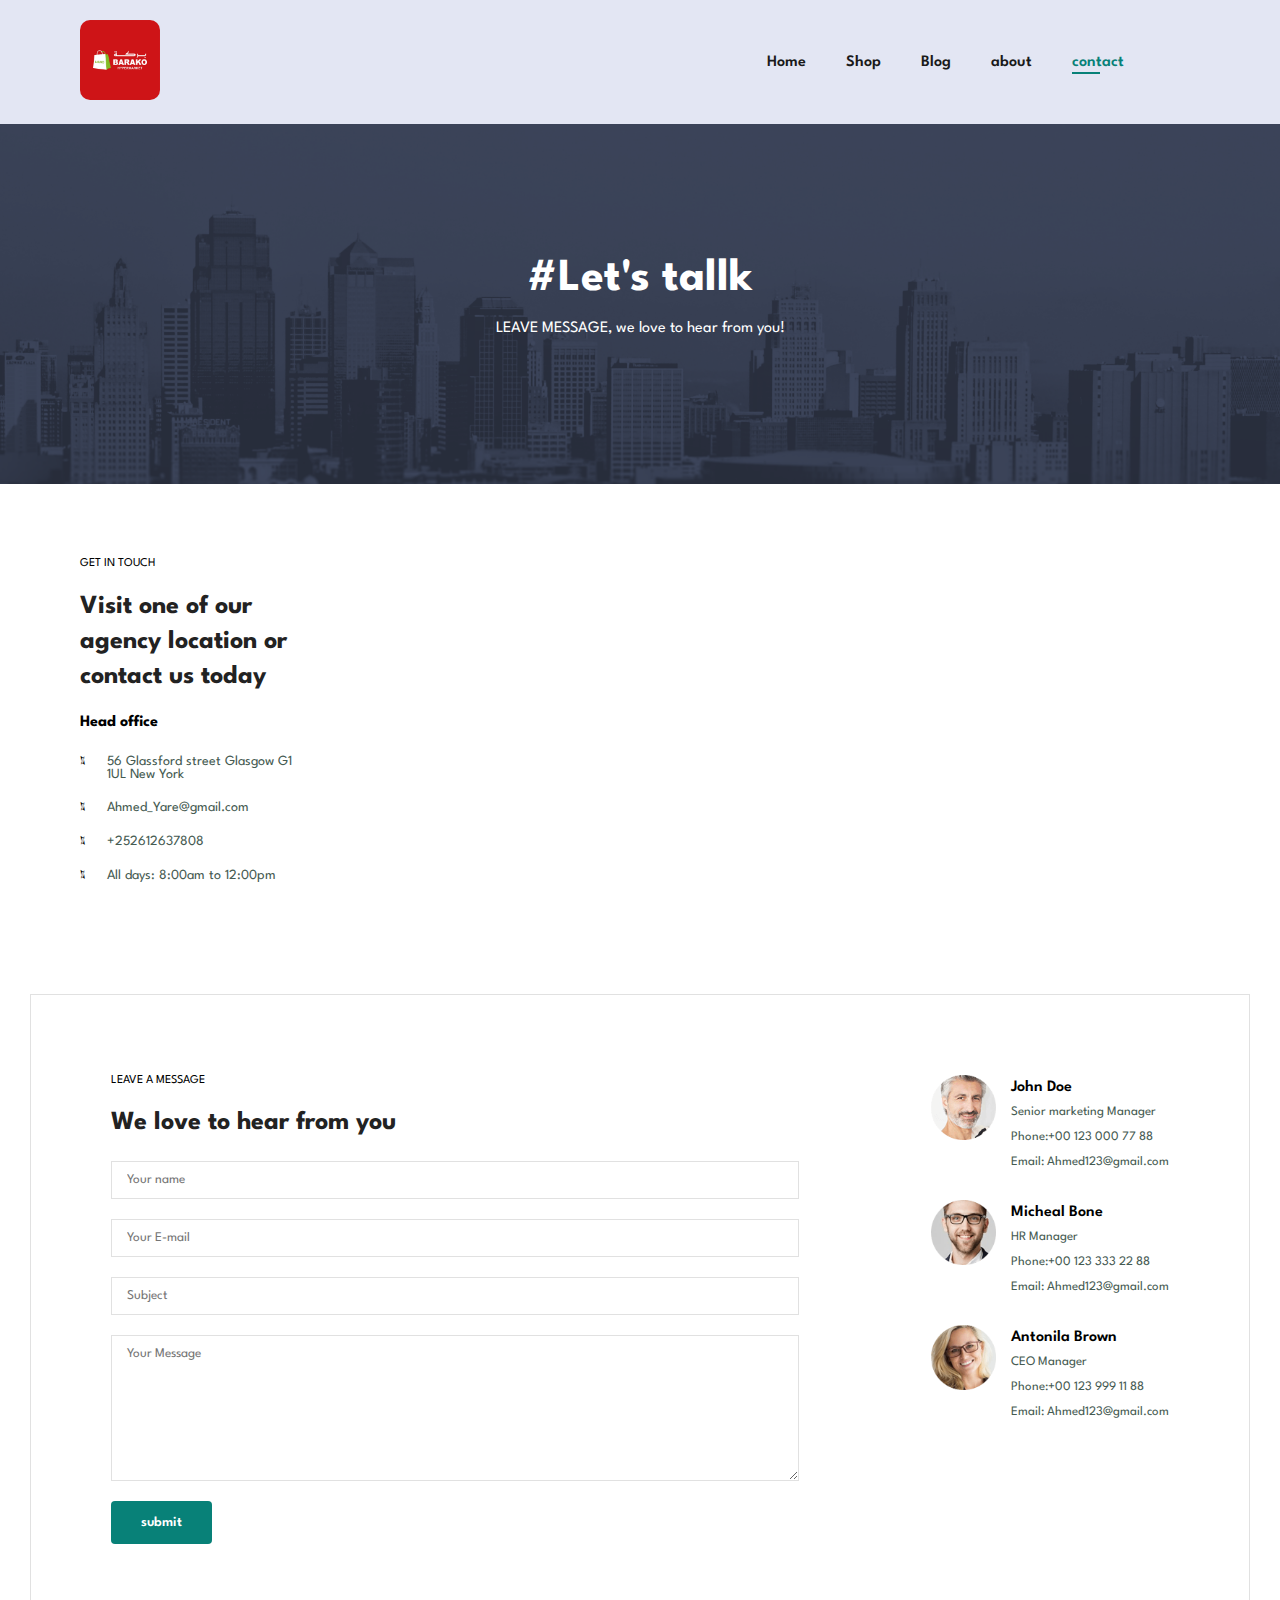
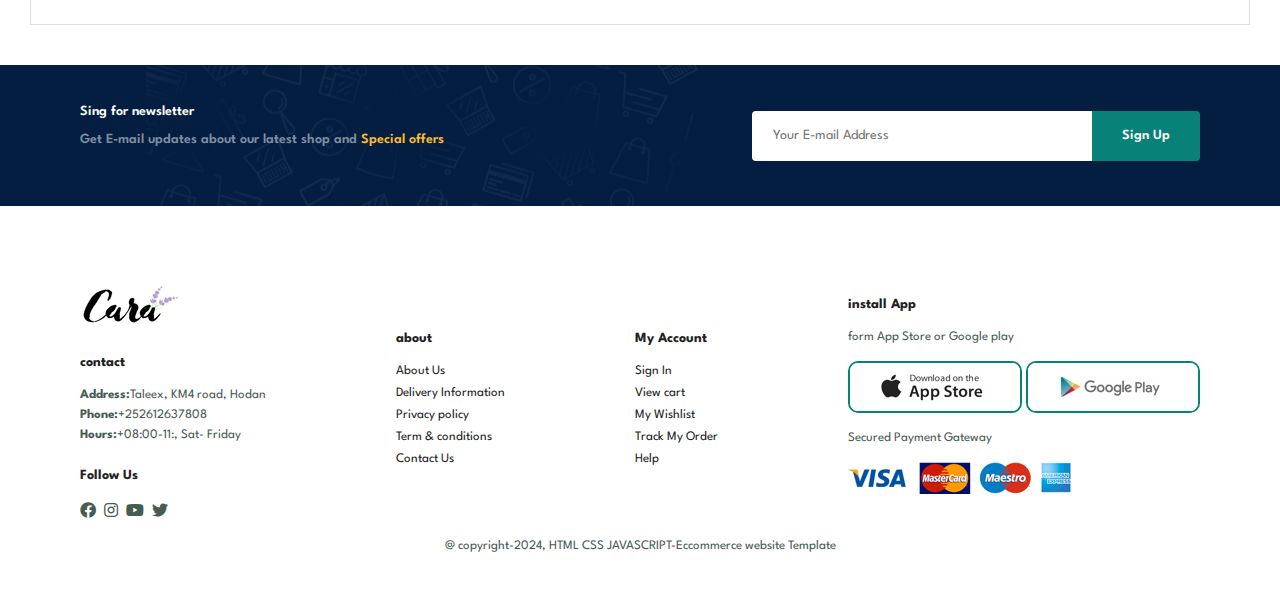
<file: FileHtml/contact.html>
<!DOCTYPE html>
<html lang="en">

    <head>
        <meta charset="UTF-8">
        <meta http-equiv="X-UA-Compatible" content="IE=edge">
        <meta name="viewport" content="width=device-width, initial-scale=1.0">
        <title>Tech2etc Ecommerce Tutorial</title>

        <link rel="stylesheet" href="https://pro.fontawesome.com/releases/v5.10.0/css/all.css" />

        <link rel="stylesheet" href="/FileHtml/FileCss/style.css">
    </head>

    <body>
        <!-- Waa header ka inta ugu badan aan ka shaqeeyey -->
        <section id="header">
            <a href="#"><img src="/img/Barako.jpg" class="logo" alt=""></a>
            <div>
                <ul id="navbar">
                   <li><a href="index.html">Home</a></li>
                   <li><a href="shop.html">Shop</a></li>
                   <li><a href="blog.html">Blog</a></li>
                   <li><a   href="about.html">about</a></li>
                   <li><a class="active" href="contact.html">contact</a></li>
                   <li><a href="cart.html"><i class="far fa-shopping-bag"></i></a></li>
                   <!-- colse -->
                   <!-- <a href="#" id="close"><i class="far fa-times"></i></a> -->
                </ul>
            </div>
<!-- qeepta mobile -->
            <!-- <div id="mobile">
              
                <a href="cart.html"><i class="far fa-shopping-bag"></i></a>
                <i id="bar" class="fas fa-outdent"></i>
            </div> -->

            

        </section>

        <!-- waa hero section inta badan aan ka shaqeeyey -->
         <section id="page-header" class="about-header">
            <h2>#Let's tallk</h2>
           <p>LEAVE MESSAGE, we love to hear from you!</p>
         </section>


         <section id="contact-details" class="section-p1">
            <div class="details">
                <span>GET IN TOUCH</span>
                <H2>Visit one of our agency location or contact us today</H2>
                <h3>Head office</h3>
                <div>
                    <li >
                        <i class="fal fa-map"></i>
                        <p>56 Glassford  street Glasgow G1 1UL New York</p>
                    </li>
                    <li >
                        <i class="fal fa-envelope"></i>
                        <p>Ahmed_Yare@gmail.com</p>
                        
                    </li>
                    <li >
                        <i class="fal fa-phone-alt"></i>
                        <p>+252612637808</p>
                        
                    </li>
                    <li >
                        <i class="fal fa-clock"></i>
                        <p>All days: 8:00am to 12:00pm</p>
                        
                    </li>
                </div>

            </div>

            <div class="map">

                <iframe src="https://www.google.com/maps/embed?pb=!1m18!1m12!1m3!1d127591.7249951259!2d45.2242624191857!3d2.059370233102443!2m3!1f0!2f0!3f0!3m2!1i1024!2i768!4f13.1!3m3!1m2!1s0x3d58425955ce6b53%3A0xbb20eaaa52cc59d9!2sMogadishu!5e0!3m2!1sen!2sso!4v1729422608407!5m2!1sen!2sso" width="600" height="450" style="border:0;" allowfullscreen="" loading="lazy" referrerpolicy="no-referrer-when-downgrade"></iframe>

            </div>
         </section>


         <section id="form-details">
            <form action="">
                <span>LEAVE A MESSAGE</span>
                <h2>We love to hear from you</h2>
                <input type="text" placeholder="Your name" >
                <input type="text" placeholder="Your E-mail" >
                <input type="text" placeholder="Subject">
                <textarea name="" id="" cols="30" rows="10" placeholder="Your Message"></textarea>
                <button class="normal">submit</button>


            
            
            
            </form>


            <div class="people">
                <div>
                    <img src="/img/people/1.png" alt="">
                    <p><span>John Doe</span>Senior marketing Manager <br> Phone:+00 123 000 77 88 <br> Email: Ahmed123@gmail.com </p>
                </div>

                <!-- 2 -->
                <div>
                    <img src="/img/people/2.png" alt="">
                    <p><span>Micheal Bone</span>HR Manager   <br> Phone:+00 123 333 22 88 <br> Email: Ahmed123@gmail.com </p>
                </div>

                <!-- 3 -->
                <div>
                    <img src="/img/people/3.png" alt="">
                    <p><span>Antonila Brown</span>CEO Manager<br> Phone:+00 123 999 11 88 <br> Email: Ahmed123@gmail.com </p>
                </div>
            </div>

         </section>



          <section  id="news" class="section-p1 section-m1" >
            <div class="newstext">
                <h4>Sing for newsletter</h4>
                <p>Get E-mail updates about our latest shop and <span>Special offers</span>  </p>
            </div>

            <div class="form">
                <input type="text" placeholder="Your E-mail Address">
                <button class="normal">Sign Up</button> 

            </div>

          </section>

        <footer class="section-p1">
            <div class="col">
                <img class="logo" src="/img/logo.png" alt="">
                <h4>contact</h4>
                <p><strong>Address:</strong>Taleex, KM4 road, Hodan</p>
                <p><strong>Phone:</strong>+252612637808</p>
                <p><strong>Hours:</strong>+08:00-11:, Sat- Friday</p>

                <div class="follow">
                    <h4>Follow Us</h4>
                    <div class="icon">
                        <i class="fab fa-facebook"></i>
                        <i class="fab fa-instagram"></i>
                        <i class="fab fa-youtube"></i>
                        <i class="fab fa-twitter"></i>
                    </div>
                </div>
            </div>

            <div class="col">
                <h4>about</h4>
                <a href="#">About Us</a>
                <a href="#">Delivery Information</a>
                <a href="#">Privacy policy</a>
                <a href="#">Term & conditions</a>
                <a href="#">Contact Us</a>

            </div>


            <div class="col">
                <h4>My Account</h4>
                <a href="#">Sign In</a>
                <a href="#">View cart</a>
                <a href="#">My Wishlist</a>
                <a href="#">Track My Order</a>
                <a href="#">Help</a>

            </div>

            <div class="col install">
                <h4>install App</h4>
                <p>form App Store or Google play</p>
                <div class="row">
                    <img src="/img/pay/app.jpg" alt="">
                    <img src="/img/pay/play.jpg" alt="">
                </div>
                <p>Secured Payment Gateway</p>
                <img src="/img/pay/pay.png" alt="">

            </div>

            <div class="copyright">
                <p>@ copyright-2024, HTML CSS JAVASCRIPT-Eccommerce website Template</p>
            </div>

        </footer>
     



        <script src="/FileHtml/FileJS/script.js"></script>
    </body>

</html>
</file>
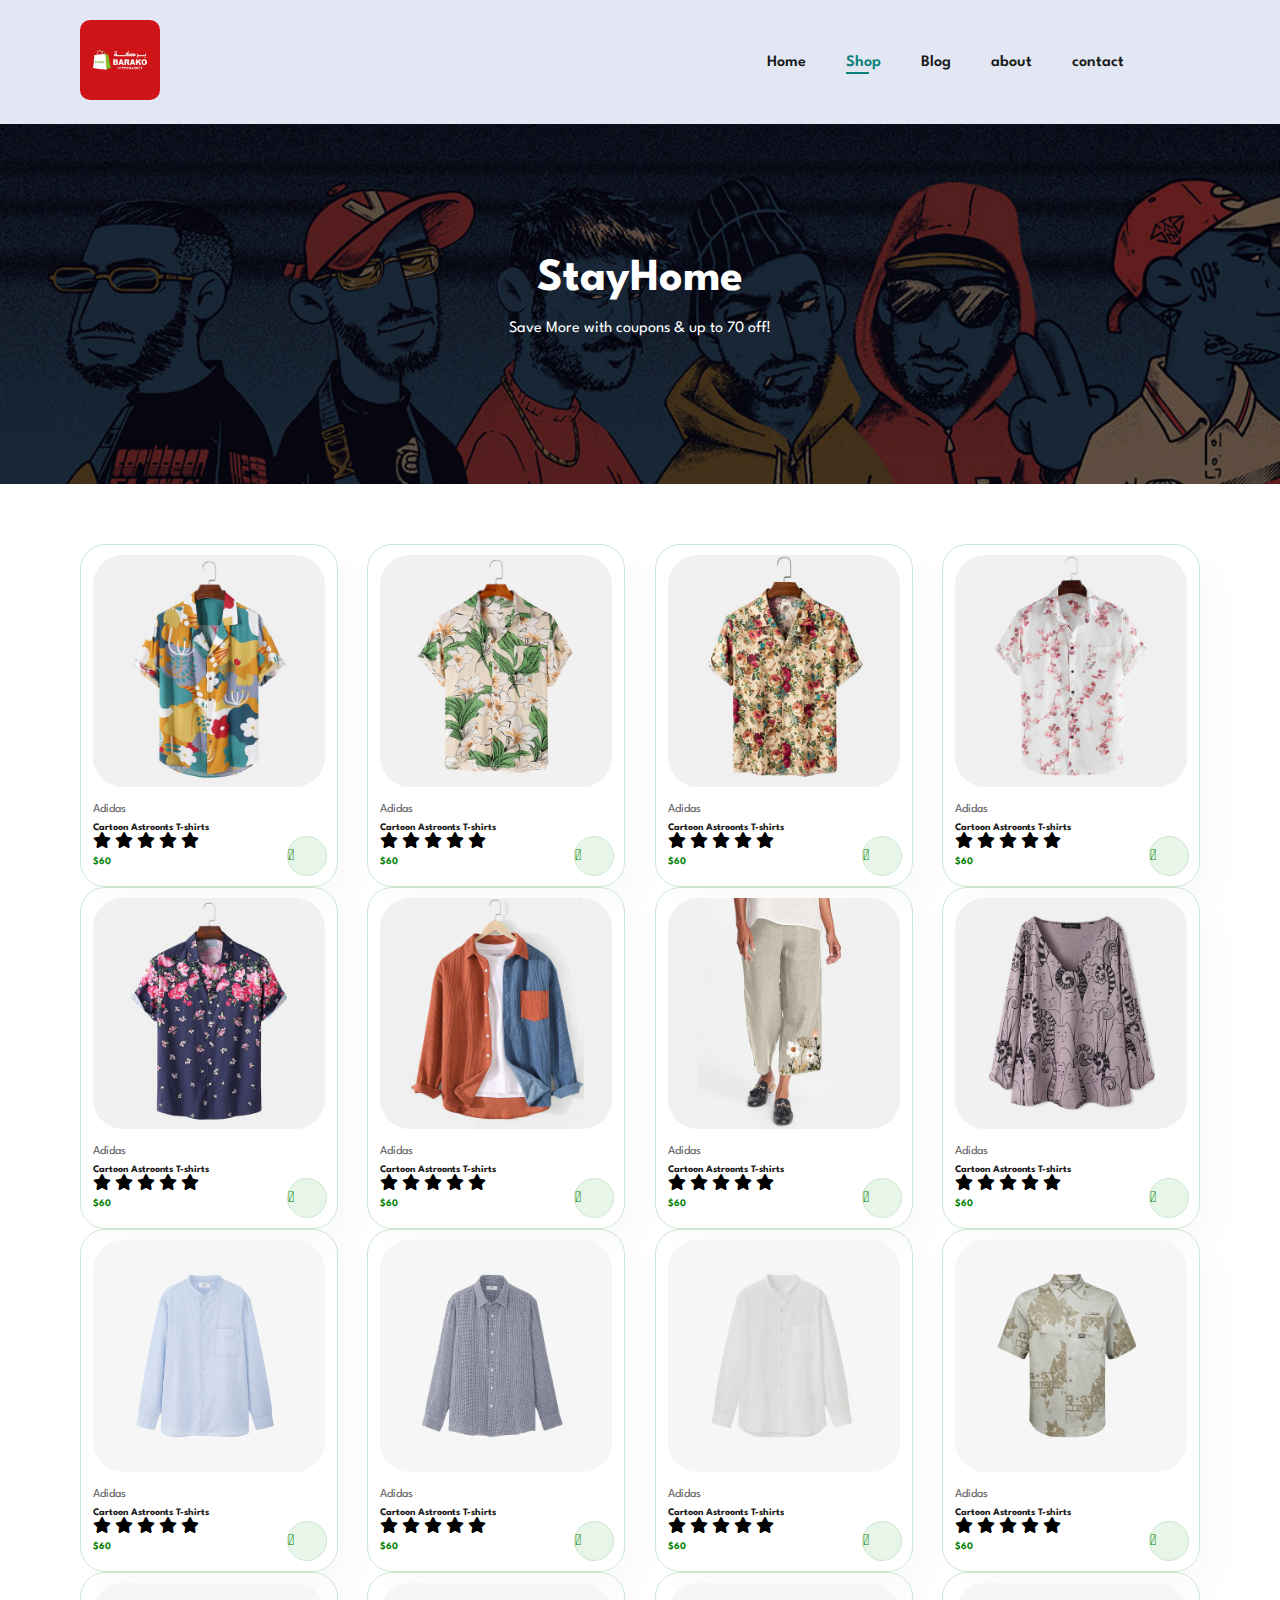
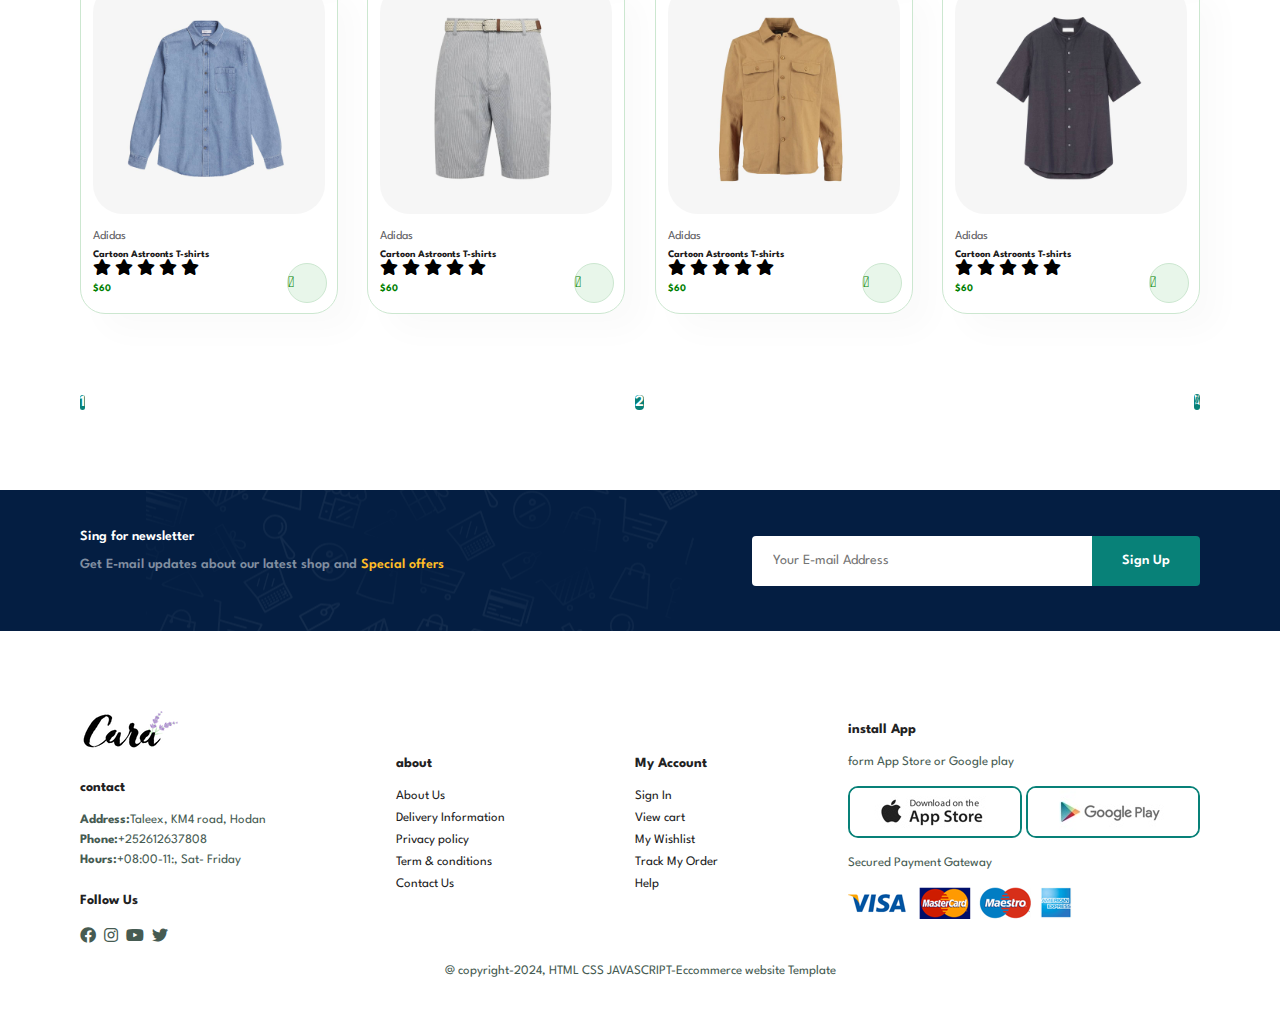
<file: FileHtml/shop.html>
<!DOCTYPE html>
<html lang="en">

    <head>
        <meta charset="UTF-8">
        <meta http-equiv="X-UA-Compatible" content="IE=edge">
        <meta name="viewport" content="width=device-width, initial-scale=1.0">
        <title>Tech2etc Ecommerce Tutorial</title>

        <link rel="stylesheet" href="https://pro.fontawesome.com/releases/v5.10.0/css/all.css" />

        <link rel="stylesheet" href="/FileHtml/FileCss/style.css">
    </head>

    <body>
        <!-- Waa header ka inta ugu badan aan ka shaqeeyey -->
        <section id="header">
            <a href="#"><img src="/img/Barako.jpg" class="logo" alt=""></a>
            <div>
                <ul id="navbar">
                   <li><a href="index.html">Home</a></li>
                   <li><a class="active"href="shop.html">Shop</a></li>
                   <li><a href="blog.html">Blog</a></li>
                   <li><a href="about.html">about</a></li>
                   <li><a href="contact.html">contact</a></li>
                   <li><a href="cart.html"><i class="far fa-shopping-bag"></i></a></li>
                   <!-- colse -->
                   <!-- <a href="#" id="close"><i class="far fa-times"></i></a> -->
                </ul>
            </div>
<!-- qeepta mobile -->
            <!-- <div id="mobile">
              
                <a href="cart.html"><i class="far fa-shopping-bag"></i></a>
                <i id="bar" class="fas fa-outdent"></i>
            </div> -->

            

        </section>

        <!-- waa hero section inta badan aan ka shaqeeyey -->
         <section id="page-header">
            <h2>StayHome</h2>
           <p>Save More with coupons & up to 70 off!</p>
         </section>

    

          <section id="product1" class="section-p1">
            <!-- <h2>Featured products</h2>
            <p>New Modern Design</p> -->
            <div class="pro-container" onclick="window.location.href='sproduct.html'">
                <!-- 1 -->
                <div class="pro">
                    <img src="/img/products/f1.jpg" alt="">
                    <div class="desc">
                        <span>Adidas</span>
                        <h5>Cartoon Astroonts T-shirts</h5>
                        <div class="stars">
                            <li class="fas fa-star"></li>
                            <li class="fas fa-star"></li>
                            <li class="fas fa-star"></li>
                            <li class="fas fa-star"></li>
                            <li class="fas fa-star"></li>
                        </div>
                        <h4>$60</h4>
                    </div>
                    <a href="#"><i class="fal fa-shopping-cart cart"></i></a>

                </div>
                
                <!-- 2 -->
                <div class="pro">
                    <img src="/img/products/f2.jpg" alt="">
                    <div class="desc">
                        <span>Adidas</span>
                        <h5>Cartoon Astroonts T-shirts</h5>
                        <div class="stars">
                            <li class="fas fa-star"></li>
                            <li class="fas fa-star"></li>
                            <li class="fas fa-star"></li>
                            <li class="fas fa-star"></li>
                            <li class="fas fa-star"></li>
                        </div>
                        <h4>$60</h4>
                    </div>
                    <a href="#"><i class="fal fa-shopping-cart cart"></i></a>

                </div>

                <!-- 3 -->

                <div class="pro">
                    <img src="/img/products/f3.jpg" alt="">
                    <div class="desc">
                        <span>Adidas</span>
                        <h5>Cartoon Astroonts T-shirts</h5>
                        <div class="stars">
                            <li class="fas fa-star"></li>
                            <li class="fas fa-star"></li>
                            <li class="fas fa-star"></li>
                            <li class="fas fa-star"></li>
                            <li class="fas fa-star"></li>
                        </div>
                        <h4>$60</h4>
                    </div>
                    <a href="#"><i class="fal fa-shopping-cart cart"></i></a>

                </div>


                <!-- 4 -->

                <div class="pro">
                    <img src="/img/products/f4.jpg" alt="">
                    <div class="desc">
                        <span>Adidas</span>
                        <h5>Cartoon Astroonts T-shirts</h5>
                        <div class="stars">
                            <li class="fas fa-star"></li>
                            <li class="fas fa-star"></li>
                            <li class="fas fa-star"></li>
                            <li class="fas fa-star"></li>
                            <li class="fas fa-star"></li>
                        </div>
                        <h4>$60</h4>
                    </div>
                    <a href="#"><i class="fal fa-shopping-cart cart"></i></a>

                </div>


                <!-- 5 -->

                <div class="pro">
                    <img src="/img/products/f5.jpg" alt="">
                    <div class="desc">
                        <span>Adidas</span>
                        <h5>Cartoon Astroonts T-shirts</h5>
                        <div class="stars">
                            <li class="fas fa-star"></li>
                            <li class="fas fa-star"></li>
                            <li class="fas fa-star"></li>
                            <li class="fas fa-star"></li>
                            <li class="fas fa-star"></li>
                        </div>
                        <h4>$60</h4>
                    </div>
                    <a href="#"><i class="fal fa-shopping-cart cart"></i></a>

                </div>

                <!-- 6 -->
                <div class="pro">
                    <img src="/img/products/f6.jpg" alt="">
                    <div class="desc">
                        <span>Adidas</span>
                        <h5>Cartoon Astroonts T-shirts</h5>
                        <div class="stars">
                            <li class="fas fa-star"></li>
                            <li class="fas fa-star"></li>
                            <li class="fas fa-star"></li>
                            <li class="fas fa-star"></li>
                            <li class="fas fa-star"></li>
                        </div>
                        <h4>$60</h4>
                    </div>
                    <a href="#"><i class="fal fa-shopping-cart cart"></i></a>

                </div>


                <!-- 7 -->

                <div class="pro">
                    <img src="/img/products/f7.jpg" alt="">
                    <div class="desc">
                        <span>Adidas</span>
                        <h5>Cartoon Astroonts T-shirts</h5>
                        <div class="stars">
                            <li class="fas fa-star"></li>
                            <li class="fas fa-star"></li>
                            <li class="fas fa-star"></li>
                            <li class="fas fa-star"></li>
                            <li class="fas fa-star"></li>
                        </div>
                        <h4>$60</h4>
                    </div>
                    <a href="#"><i class="fal fa-shopping-cart cart"></i></a>

                </div>


                <!-- 8 -->
                <div class="pro">
                    <img src="/img/products/f8.jpg" alt="">
                    <div class="desc">
                        <span>Adidas</span>
                        <h5>Cartoon Astroonts T-shirts</h5>
                        <div class="stars">
                            <li class="fas fa-star"></li>
                            <li class="fas fa-star"></li>
                            <li class="fas fa-star"></li>
                            <li class="fas fa-star"></li>
                            <li class="fas fa-star"></li>
                        </div>
                        <h4>$60</h4>
                    </div>
                    <a href="#"><i class="fal fa-shopping-cart cart"></i></a>

                </div>
<!-- 
            </div>

          </section>
          
          <section id="product1" class="section-p1">
            <h2>New Arival</h2>
            <p>New Modern Design</p>
            <div class="pro-container"> -->
                <!-- 1 -->
                <div class="pro">
                    <img src="/img/products/n1.jpg" alt="">
                    <div class="desc">
                        <span>Adidas</span>
                        <h5>Cartoon Astroonts T-shirts</h5>
                        <div class="stars">
                            <li class="fas fa-star"></li>
                            <li class="fas fa-star"></li>
                            <li class="fas fa-star"></li>
                            <li class="fas fa-star"></li>
                            <li class="fas fa-star"></li>
                        </div>
                        <h4>$60</h4>
                    </div>
                    <a href="#"><i class="fal fa-shopping-cart cart"></i></a>

                </div>
                
                <!-- 2 -->
                <div class="pro">
                    <img src="/img/products/n2.jpg" alt="">
                    <div class="desc">
                        <span>Adidas</span>
                        <h5>Cartoon Astroonts T-shirts</h5>
                        <div class="stars">
                            <li class="fas fa-star"></li>
                            <li class="fas fa-star"></li>
                            <li class="fas fa-star"></li>
                            <li class="fas fa-star"></li>
                            <li class="fas fa-star"></li>
                        </div>
                        <h4>$60</h4>
                    </div>
                    <a href="#"><i class="fal fa-shopping-cart cart"></i></a>

                </div>

                <!-- 3 -->

                <div class="pro">
                    <img src="/img/products/n3.jpg" alt="">
                    <div class="desc">
                        <span>Adidas</span>
                        <h5>Cartoon Astroonts T-shirts</h5>
                        <div class="stars">
                            <li class="fas fa-star"></li>
                            <li class="fas fa-star"></li>
                            <li class="fas fa-star"></li>
                            <li class="fas fa-star"></li>
                            <li class="fas fa-star"></li>
                        </div>
                        <h4>$60</h4>
                    </div>
                    <a href="#"><i class="fal fa-shopping-cart cart"></i></a>

                </div>


                <!-- 4 -->

                <div class="pro">
                    <img src="/img/products/n4.jpg" alt="">
                    <div class="desc">
                        <span>Adidas</span>
                        <h5>Cartoon Astroonts T-shirts</h5>
                        <div class="stars">
                            <li class="fas fa-star"></li>
                            <li class="fas fa-star"></li>
                            <li class="fas fa-star"></li>
                            <li class="fas fa-star"></li>
                            <li class="fas fa-star"></li>
                        </div>
                        <h4>$60</h4>
                    </div>
                    <a href="#"><i class="fal fa-shopping-cart cart"></i></a>

                </div>


                <!-- 5 -->

                <div class="pro">
                    <img src="/img/products/n5.jpg" alt="">
                    <div class="desc">
                        <span>Adidas</span>
                        <h5>Cartoon Astroonts T-shirts</h5>
                        <div class="stars">
                            <li class="fas fa-star"></li>
                            <li class="fas fa-star"></li>
                            <li class="fas fa-star"></li>
                            <li class="fas fa-star"></li>
                            <li class="fas fa-star"></li>
                        </div>
                        <h4>$60</h4>
                    </div>
                    <a href="#"><i class="fal fa-shopping-cart cart"></i></a>

                </div>

                <!-- 6 -->
                <div class="pro">
                    <img src="/img/products/n6.jpg" alt="">
                    <div class="desc">
                        <span>Adidas</span>
                        <h5>Cartoon Astroonts T-shirts</h5>
                        <div class="stars">
                            <li class="fas fa-star"></li>
                            <li class="fas fa-star"></li>
                            <li class="fas fa-star"></li>
                            <li class="fas fa-star"></li>
                            <li class="fas fa-star"></li>
                        </div>
                        <h4>$60</h4>
                    </div>
                    <a href="#"><i class="fal fa-shopping-cart cart"></i></a>

                </div>


                <!-- 7 -->

                <div class="pro">
                    <img src="/img/products/n7.jpg" alt="">
                    <div class="desc">
                        <span>Adidas</span>
                        <h5>Cartoon Astroonts T-shirts</h5>
                        <div class="stars">
                            <li class="fas fa-star"></li>
                            <li class="fas fa-star"></li>
                            <li class="fas fa-star"></li>
                            <li class="fas fa-star"></li>
                            <li class="fas fa-star"></li>
                        </div>
                        <h4>$60</h4>
                    </div>
                    <a href="#"><i class="fal fa-shopping-cart cart"></i></a>

                </div>


                <!-- 8 -->
                <div class="pro">
                    <img src="/img/products/n8.jpg" alt="">
                    <div class="desc">
                        <span>Adidas</span>
                        <h5>Cartoon Astroonts T-shirts</h5>
                        <div class="stars">
                            <li class="fas fa-star"></li>
                            <li class="fas fa-star"></li>
                            <li class="fas fa-star"></li>
                            <li class="fas fa-star"></li>
                            <li class="fas fa-star"></li>
                        </div>
                        <h4>$60</h4>
                    </div>
                    <a href="#"><i class="fal fa-shopping-cart cart"></i></a>

                </div>

            </div>

          </section>


          <!-- <section id="pagination" class="section-p1">
            <a href="#">1</a>
            <a href="#">2</a>
            <a href="#"><i class="fa-long-arrow-alt-right"></i></a>

          </section> -->



          <section id="pagination" class="section-p1">
            <a href="#">1</a>
            <a href="#">2</a>
            <a href="#"><i class="fal fa-long-arrow-alt-right"></i></a>
          </section>
          


 


          <section  id="news" class="section-p1 section-m1" >
            <div class="newstext">
                <h4>Sing for newsletter</h4>
                <p>Get E-mail updates about our latest shop and <span>Special offers</span>  </p>
            </div>

            <div class="form">
                <input type="text" placeholder="Your E-mail Address">
                <button class="normal">Sign Up</button> 

            </div>

          </section>

        <footer class="section-p1">
            <div class="col">
                <img class="logo" src="/img/logo.png" alt="">
                <h4>contact</h4>
                <p><strong>Address:</strong>Taleex, KM4 road, Hodan</p>
                <p><strong>Phone:</strong>+252612637808</p>
                <p><strong>Hours:</strong>+08:00-11:, Sat- Friday</p>

                <div class="follow">
                    <h4>Follow Us</h4>
                    <div class="icon">
                        <i class="fab fa-facebook"></i>
                        <i class="fab fa-instagram"></i>
                        <i class="fab fa-youtube"></i>
                        <i class="fab fa-twitter"></i>
                    </div>
                </div>
            </div>

            <div class="col">
                <h4>about</h4>
                <a href="#">About Us</a>
                <a href="#">Delivery Information</a>
                <a href="#">Privacy policy</a>
                <a href="#">Term & conditions</a>
                <a href="#">Contact Us</a>

            </div>


            <div class="col">
                <h4>My Account</h4>
                <a href="#">Sign In</a>
                <a href="#">View cart</a>
                <a href="#">My Wishlist</a>
                <a href="#">Track My Order</a>
                <a href="#">Help</a>

            </div>

            <div class="col install">
                <h4>install App</h4>
                <p>form App Store or Google play</p>
                <div class="row">
                    <img src="/img/pay/app.jpg" alt="">
                    <img src="/img/pay/play.jpg" alt="">
                </div>
                <p>Secured Payment Gateway</p>
                <img src="/img/pay/pay.png" alt="">

            </div>

            <div class="copyright">
                <p>@ copyright-2024, HTML CSS JAVASCRIPT-Eccommerce website Template</p>
            </div>

        </footer>



     







        <script src="/FileHtml/FileJS/script.js"></script>
    </body>

</html>
</file>
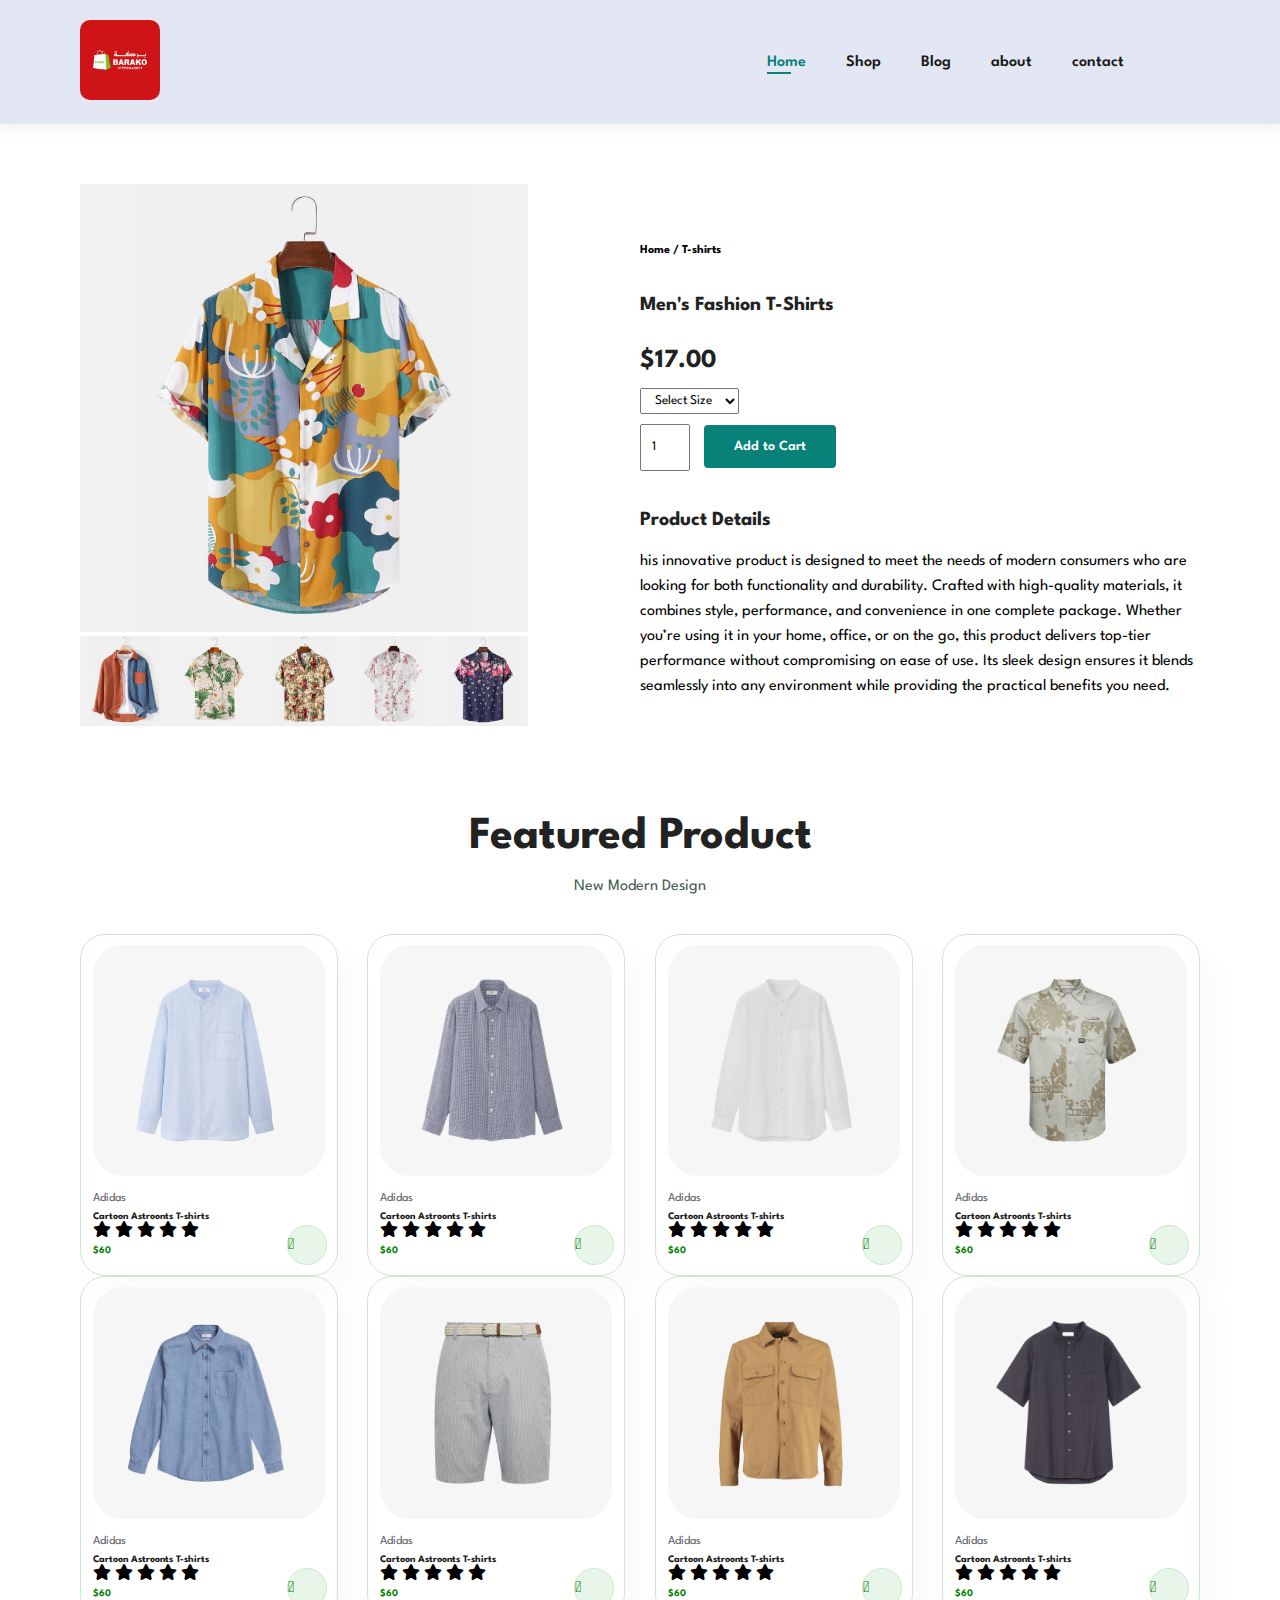
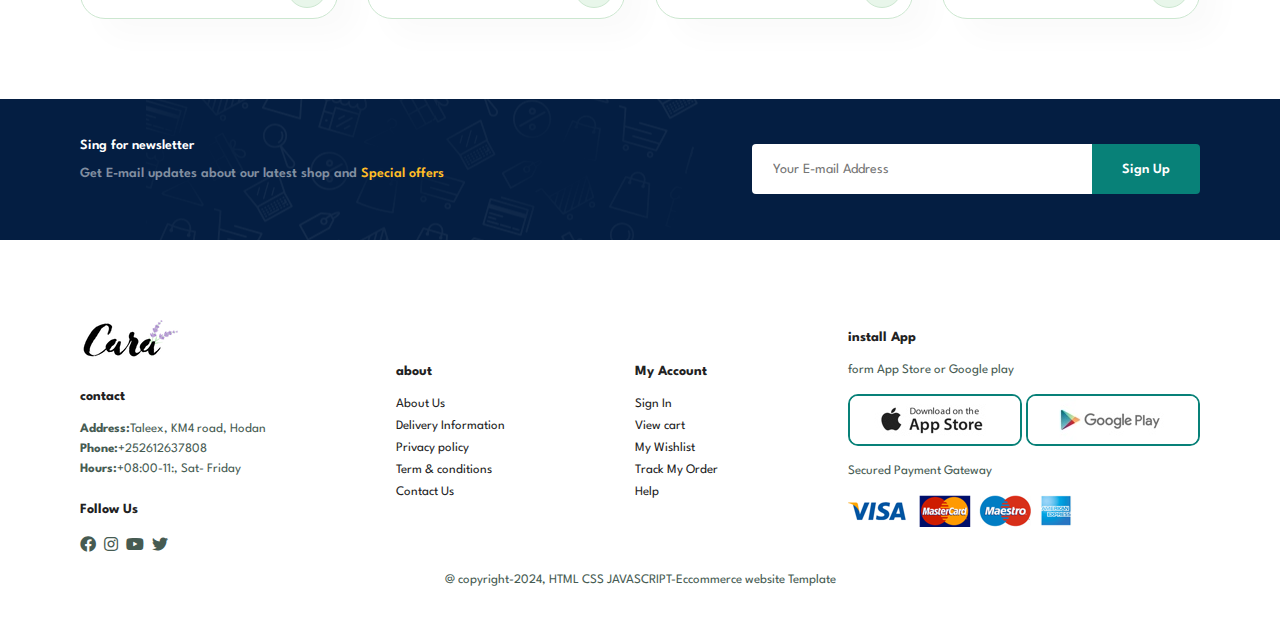
<file: FileHtml/sproduct.html>
<!DOCTYPE html>
<html lang="en">

    <head>
        <meta charset="UTF-8">
        <meta http-equiv="X-UA-Compatible" content="IE=edge">
        <meta name="viewport" content="width=device-width, initial-scale=1.0">
        <title>Tech2etc Ecommerce Tutorial</title>

        <link rel="stylesheet" href="https://pro.fontawesome.com/releases/v5.10.0/css/all.css" />

        <link rel="stylesheet" href="/FileHtml/FileCss/style.css">
    </head>

    <body>
        <!-- Waa header ka inta ugu badan aan ka shaqeeyey -->
        <section id="header">
            <a href="#"><img src="/img/Barako.jpg" class="logo" alt=""></a>
            <div>
                <ul id="navbar">
                   <li><a class="active" href="index.html">Home</a></li>
                   <li><a href="shop.html">Shop</a></li>
                   <li><a href="blog.html">Blog</a></li>
                   <li><a href="about.html">about</a></li>
                   <li><a href="contact.html">contact</a></li>
                   <li><a href="cart.html"><i class="far fa-shopping-bag"></i></a></li>
                   <!-- colse -->
                   <!-- <a href="#" id="close"><i class="far fa-times"></i></a> -->
                </ul>
            </div>
<!-- qeepta mobile -->
            <!-- <div id="mobile">
              
                <a href="cart.html"><i class="far fa-shopping-bag"></i></a>
                <i id="bar" class="fas fa-outdent"></i>
            </div> -->

            

        </section>


        <section id="prodetails" class="section-p1">
            <div class="single-pro-image">
                <img src="/img/products/f1.jpg" width="100%" id="MainImg" alt="">
                <!-- 1 -->
                <div class="small-img-group">
                    <div class="small-img-col">
                        <img src="/img/products/f6.jpg" width="100%" class="small-img" alt="">
                    </div>
                    <!-- 2 -->

                    <div class="small-img-col">
                        <img src="/img/products/f2.jpg" width="100%" class="small-img" alt="">
                    </div>
                    <!-- 3 -->

                    <div class="small-img-col">
                        <img src="/img/products/f3.jpg" width="100%" class="small-img" alt="">
                    </div>

                    <!-- 4 -->

                    <div class="small-img-col">
                        <img src="/img/products/f4.jpg" width="100%" class="small-img" alt="">
                    </div>

                    <!-- 5 -->

                    <div class="small-img-col">
                        <img src="/img/products/f5.jpg" width="100%" class="small-img" alt="">
                    </div>

                </div>

            </div>

            <div class="single-pro-details">
                <h6>Home / T-shirts</h6>
                <h4>Men's Fashion T-Shirts</h4>
                <h2>$17.00</h2>
                <select>
                    <option>Select Size</option>
                    <option>XL</option>
                    <option>XXL</option>
                    <option>Small</option>
                    <option>Large</option>

                    <input type="number" value="1">
                    <button class="normal">Add to Cart</button>
                    <h4>Product Details</h4>
                    <span>
                        his innovative product is designed to meet the needs of modern consumers who are looking for both functionality and durability. Crafted with high-quality materials, it combines style, performance, and convenience in one complete package. Whether you’re using it in your home, office, or on the go, this product delivers top-tier performance without compromising on ease of use. Its sleek design ensures it blends seamlessly into any environment while providing the practical benefits you need.
                    </span>



                </select>
                

            </div>
        </section>

    
        <section id="product1" class="section-p1">
            <h2>Featured Product</h2>
            <p>New Modern Design</p>
            <div class="pro-container">
                <!-- 1 -->
                <div class="pro">
                    <img src="/img/products/n1.jpg" alt="">
                    <div class="desc">
                        <span>Adidas</span>
                        <h5>Cartoon Astroonts T-shirts</h5>
                        <div class="stars">
                            <li class="fas fa-star"></li>
                            <li class="fas fa-star"></li>
                            <li class="fas fa-star"></li>
                            <li class="fas fa-star"></li>
                            <li class="fas fa-star"></li>
                        </div>
                        <h4>$60</h4>
                    </div>
                    <a href="#"><i class="fal fa-shopping-cart cart"></i></a>

                </div>
                
                <!-- 2 -->
                <div class="pro">
                    <img src="/img/products/n2.jpg" alt="">
                    <div class="desc">
                        <span>Adidas</span>
                        <h5>Cartoon Astroonts T-shirts</h5>
                        <div class="stars">
                            <li class="fas fa-star"></li>
                            <li class="fas fa-star"></li>
                            <li class="fas fa-star"></li>
                            <li class="fas fa-star"></li>
                            <li class="fas fa-star"></li>
                        </div>
                        <h4>$60</h4>
                    </div>
                    <a href="#"><i class="fal fa-shopping-cart cart"></i></a>

                </div>

                <!-- 3 -->

                <div class="pro">
                    <img src="/img/products/n3.jpg" alt="">
                    <div class="desc">
                        <span>Adidas</span>
                        <h5>Cartoon Astroonts T-shirts</h5>
                        <div class="stars">
                            <li class="fas fa-star"></li>
                            <li class="fas fa-star"></li>
                            <li class="fas fa-star"></li>
                            <li class="fas fa-star"></li>
                            <li class="fas fa-star"></li>
                        </div>
                        <h4>$60</h4>
                    </div>
                    <a href="#"><i class="fal fa-shopping-cart cart"></i></a>

                </div>


                <!-- 4 -->

                <div class="pro">
                    <img src="/img/products/n4.jpg" alt="">
                    <div class="desc">
                        <span>Adidas</span>
                        <h5>Cartoon Astroonts T-shirts</h5>
                        <div class="stars">
                            <li class="fas fa-star"></li>
                            <li class="fas fa-star"></li>
                            <li class="fas fa-star"></li>
                            <li class="fas fa-star"></li>
                            <li class="fas fa-star"></li>
                        </div>
                        <h4>$60</h4>
                    </div>
                    <a href="#"><i class="fal fa-shopping-cart cart"></i></a>

                </div>


                <!-- 5 -->

                <div class="pro">
                    <img src="/img/products/n5.jpg" alt="">
                    <div class="desc">
                        <span>Adidas</span>
                        <h5>Cartoon Astroonts T-shirts</h5>
                        <div class="stars">
                            <li class="fas fa-star"></li>
                            <li class="fas fa-star"></li>
                            <li class="fas fa-star"></li>
                            <li class="fas fa-star"></li>
                            <li class="fas fa-star"></li>
                        </div>
                        <h4>$60</h4>
                    </div>
                    <a href="#"><i class="fal fa-shopping-cart cart"></i></a>

                </div>

                <!-- 6 -->
                <div class="pro">
                    <img src="/img/products/n6.jpg" alt="">
                    <div class="desc">
                        <span>Adidas</span>
                        <h5>Cartoon Astroonts T-shirts</h5>
                        <div class="stars">
                            <li class="fas fa-star"></li>
                            <li class="fas fa-star"></li>
                            <li class="fas fa-star"></li>
                            <li class="fas fa-star"></li>
                            <li class="fas fa-star"></li>
                        </div>
                        <h4>$60</h4>
                    </div>
                    <a href="#"><i class="fal fa-shopping-cart cart"></i></a>

                </div>


                <!-- 7 -->

                <div class="pro">
                    <img src="/img/products/n7.jpg" alt="">
                    <div class="desc">
                        <span>Adidas</span>
                        <h5>Cartoon Astroonts T-shirts</h5>
                        <div class="stars">
                            <li class="fas fa-star"></li>
                            <li class="fas fa-star"></li>
                            <li class="fas fa-star"></li>
                            <li class="fas fa-star"></li>
                            <li class="fas fa-star"></li>
                        </div>
                        <h4>$60</h4>
                    </div>
                    <a href="#"><i class="fal fa-shopping-cart cart"></i></a>

                </div>


                <!-- 8 -->
                <div class="pro">
                    <img src="/img/products/n8.jpg" alt="">
                    <div class="desc">
                        <span>Adidas</span>
                        <h5>Cartoon Astroonts T-shirts</h5>
                        <div class="stars">
                            <li class="fas fa-star"></li>
                            <li class="fas fa-star"></li>
                            <li class="fas fa-star"></li>
                            <li class="fas fa-star"></li>
                            <li class="fas fa-star"></li>
                        </div>
                        <h4>$60</h4>
                    </div>
                    <a href="#"><i class="fal fa-shopping-cart cart"></i></a>

                </div>

            </div>

          </section>


          <section  id="news" class="section-p1 section-m1" >
            <div class="newstext">
                <h4>Sing for newsletter</h4>
                <p>Get E-mail updates about our latest shop and <span>Special offers</span>  </p>
            </div>

            <div class="form">
                <input type="text" placeholder="Your E-mail Address">
                <button class="normal">Sign Up</button> 

            </div>

          </section>

        <footer class="section-p1">
            <div class="col">
                <img class="logo" src="/img/logo.png" alt="">
                <h4>contact</h4>
                <p><strong>Address:</strong>Taleex, KM4 road, Hodan</p>
                <p><strong>Phone:</strong>+252612637808</p>
                <p><strong>Hours:</strong>+08:00-11:, Sat- Friday</p>

                <div class="follow">
                    <h4>Follow Us</h4>
                    <div class="icon">
                        <i class="fab fa-facebook"></i>
                        <i class="fab fa-instagram"></i>
                        <i class="fab fa-youtube"></i>
                        <i class="fab fa-twitter"></i>
                    </div>
                </div>
            </div>

            <div class="col">
                <h4>about</h4>
                <a href="#">About Us</a>
                <a href="#">Delivery Information</a>
                <a href="#">Privacy policy</a>
                <a href="#">Term & conditions</a>
                <a href="#">Contact Us</a>

            </div>


            <div class="col">
                <h4>My Account</h4>
                <a href="#">Sign In</a>
                <a href="#">View cart</a>
                <a href="#">My Wishlist</a>
                <a href="#">Track My Order</a>
                <a href="#">Help</a>

            </div>

            <div class="col install">
                <h4>install App</h4>
                <p>form App Store or Google play</p>
                <div class="row">
                    <img src="/img/pay/app.jpg" alt="">
                    <img src="/img/pay/play.jpg" alt="">
                </div>
                <p>Secured Payment Gateway</p>
                <img src="/img/pay/pay.png" alt="">

            </div>

            <div class="copyright">
                <p>@ copyright-2024, HTML CSS JAVASCRIPT-Eccommerce website Template</p>
            </div>

        </footer>


        <!-- Code kaa waa Javascript inline code  -->
        <script>
            var MainImg=  document.getElementById("MainImg");
            var smallimg =document.getElementsByClassName("small-img");

            smallimg[0].onclick = function(){
                MainImg.src = smallimg[0].src;
            }

            smallimg[1].onclick=function(){
                MainImg.src =smallimg[1].src;
            }


            smallimg[2].onclick=function(){
                MainImg.src =smallimg[2].src;
            }


            smallimg[3].onclick=function(){
                MainImg.src =smallimg[3].src;
            }


            smallimg[4].onclick=function(){
                MainImg.src =smallimg[4].src;
            }

            smallimg[5].onclick=function(){
                MainImg.src =smallimg[5].src;
            }


        </script>



     
 






        <script src="/FileHtml/FileJS/script.js"></script>
    </body>

</html>
</file>
<file: FileHtml/FileCss/style.css>
@import url("https://fonts.googleapis.com/css2?family=Spartan:wght@100;200;300;400;500;600;700;800;900&display=swap");
* {
  margin: 0;
  padding: 0;
  box-sizing: border-box;
  font-family: "Spartan", sans-serif;
}

html {
  scroll-behavior: smooth;
}

/* Global Styles */

h1 {
  font-size: 50px;
  line-height: 64px;
  color: #222;
}

h2 {
  font-size: 46px;
  line-height: 54px;
  color: #222;
}

h4 {
  font-size: 20px;
  color: #222;
}

h6 {
  font-weight: 700;
  font-size: 12px;
}

p {
  font-size: 16px;
  color: #465b52;
  margin: 15px 0 20px 0;
}

.section-p1 {
  padding: 40px 80px;
}

.section-m1 {
  margin: 40px 0;
}

button.normal{
  font-size: 14px;
  font-weight: 600;
  padding: 15px 30px;
  color: #000;
  background-color: #fff;
  border-radius: 4px;
  cursor: pointer;
  border: none;
  outline: none;
  transition: 0.2s;

}


button.white{
  font-size: 14px;
  font-weight: 600;
  padding: 11px 18px;
  color: #fff;
  background-color: transparent;
  cursor: pointer;
  border: 1px solid #fff;
  outline: none;
  transition: 0.2s;

}



body {
  width: 100%;
}


#header{
  display: flex;
  align-items: center;
  justify-content: space-between;
  padding: 20px 80px;
  background: #E3E6F3;
  box-shadow: 0 5px 15px rgba(0, 0, 0, 0.06);
  z-index: 999;
  top: 0;
  left: 0;

}
.logo{
  max-width: 500px;
  max-height: 80px;
  border-radius: 10px;
}

#navbar{
  display: flex;
  align-items: center;
  justify-content: center;
}

#navbar li {

  list-style: none;
  padding: 0 20px;
  position: relative;
  
}

#navbar li a{

  text-decoration: none;
  font-weight: 600;
  font-size: 16px;
  color: #1a1a1a;
  transition: 0.3s ease;
}

#navbar li a:hover,
#navbar li a.active
{
color: #088178;

}

#navbar li a.active::after,
#navbar li a:hover::after{
content: "";
width: 30%;
height: 2px;
background: #088178;
position: absolute;
bottom: -4px;
left: 20px;


}



#mobile{
  display: none;
  align-items: center;
}

/* //Home Page Hero Section/ */

#hero{
  background-image: url(/img/hero4.png);
  height: 90vh;
  width: 100%;
  background-size: cover;
  background-position: top 25% right 0;
  padding: 0 80px;
  flex-direction: column;
  display: flex;
  align-items: flex-start;
  justify-content:center
}

#hero h4{
   padding-bottom: 15px;
}

#hero h1{
  color: #088178;
}

#hero button{
  background-image: url("/img/button.png");
  background-color: transparent;
  color: #088178;
  border: 0;
  padding: 14px 80px 14px 65px;
  background-repeat: no-repeat;
  cursor: pointer;
  font-weight: 700;
  font-size: 15px;

}

.section-p1{
  display: flex;
  flex-direction: row;
  align-items: center;
  justify-content: space-between;
  flex-wrap: wrap;
}

#feature .fe-box{
  width: 180px;
  text-align: center;
  padding: 25px 15px;
  box-shadow: 20px 20px 34px rgba(0, 0, 0, 0.03);
  border: 1px solid #cce7d0;
  border-radius: 4px;

} 

#feature .fe-box:hover{

  box-shadow: 10px 10px 54px rgba(70, 62, 221, 0.1);
}

#feature .fe-box img{
  width: 100%;
  margin-bottom: 10px;
}

#feature .fe-box h6{
  display: inline-block;
  padding: 9px 8px 6px 8px;
  line-height: 1;
  border-radius: 4px;
  color: #088178;
  background-color: #fddde4;
}

#feature .fe-box:nth-child(2) h6
{

  background-color: #cdebbc;
}

#feature .fe-box:nth-child(3)h6{

  background-color: #d1e8f2;
}
#feature .fe-box:nth-child(4) h6{

  background-color: #cdd4f8;
}

#feature .fe-box:nth-child(5)h6{

  background-color: #f6dbf6;
}
#feature .fe-box:nth-child(6)h6{

  background-color: #fff2e5;
}


#product1{
  display: flex;
  flex-direction: column;
  align-items: center;
  justify-content: center;
}


#product1 .pro-container{
  display: flex;
  justify-content: space-between;
  padding-top: 20px;
  flex-wrap: wrap;



}

#product1 .pro{

  width: 23%;
  min-width: 250px;
  padding: 10px 12px;
  border: 1px solid #cce7d0;
  border-radius: 25px;
  cursor: pointer;
  box-shadow: 20px 20px 30px rgba(0, 0, 0, 0.02);
  margin: 20 px;
  transition: 0.2s ease;
  position: relative;

}

#product1 .pro:hover{
  box-shadow: 20px 20px 30px rgba(0, 0, 0, 0.06);
}

#product1 .pro img{
  width: 100%;
  border-radius: 30px;
}

#product1 .pro .desc{

  text-align: start;
  padding: 10px 0;

}

#product1 .pro .desc span{
  color: #606063;
  font-size: 12px;
}

#product1 .pro .desc h5{
  padding-top: 7px;
  color: #1a1a1a;
  font-size: 10px;
}

#product1 .pro .desc i{
font-size: 10px;
color: rgb(243, 181, 25);

}

#product1 .pro .desc h4{

  padding-top: 7px;
  font-size: 10px;
  font-weight: 700;
  color: green;

}

#product1 .pro .cart{
  width: 40px;
  height: 40px;
  line-height: 40px;
  border-radius: 50px;
  background-color: #e8f6ea;
  font-weight: 500;
  color: green;
  border: 1px solid #cce7d0;
  position: absolute;
  bottom: 10px;
  right: 10px;

 
}

#banner{

  display: flex;
  flex-direction: column;
  justify-content: center;
  align-items: center;
  text-align: center;
  background-image: url(/img/banner/b2.jpg);
  width: 100%;
  height: 40vh;
  background-size: cover;
  background-position: center;
}

#banner h4{
  color: #fff;
  font-size: 16px;

}

#banner h2{
  color: #fff;
  font-size: 30px;
  padding: 10px 0;

}

#banner h2 span{
    color: red;
}

#banner button:hover{
  background-color: #088178;
  color: #fff;
}


#sm-banner{
  display: flex;
  justify-content: space-between;
  flex-wrap: wrap;


}


#sm-banner .banner-box{

  display: flex;
  flex-direction: column;
  justify-content: center;
  align-items: flex-start;
  background-image: url(/img/banner/b17.jpg);
  min-width: 630px;
  height: 60vh;
  background-size: cover;
  background-position: center;
  padding: 30px;

}


#sm-banner .banner-box2{
  background-image: url(/img/banner/b10.jpg);

}


#sm-banner h4{
  color: #fff;
  font-size: 20px;
  font-weight: 300;

}


#sm-banner h2{
  color: #fff;
  font-size: 28px;
  font-weight: 800;
  
}

#sm-banner span{
  color: #fff;
  font-size: 18;
  font-weight: 500;
  padding-bottom: 15px;
  
}

#sm-banner .banner-box:hover button{
  background-color: #088178;
  border: 1px solid #088178;

}


#banner3{
  display: flex;
  justify-content: space-between;
  flex-wrap: wrap;
  padding: 0 80px;
}

#banner3 .banner-box{
  display: flex;
  flex-direction: column;
  justify-content: center;
  align-items: flex-start;
  background-image: url(/img/banner/b7.jpg);
  min-width: 30%;
  height: 30vh;
  background-size: cover;
  background-position: center;
  padding: 20px;
  margin-bottom: 20px;

}

#banner3 .banner-box2{
  background-image: url(/img/banner/b4.jpg);
}


#banner3 .banner-box3{
  background-image: url(/img/banner/b18.jpg);
}


#banner3 h2{
  color: #fff;
  font-weight: 900;
  font-size: 22px;
}

#banner3 h3{
  color: #ec544e;
  font-weight: 800;
  font-size: 15px;
}


#news{
  display: flex;
  justify-content: space-between;
  flex-wrap: wrap;
  align-items: center;
  background-image: url("/img/banner/b14.png");
  background-repeat: no-repeat;
  background-position: 20% 30%;
  background-color: #041e42;
}


#news h4{
  font-size: 14px;
  font-weight: 600;
  color: #fff;

}

#news p{
  font-size: 14px;
  font-weight: 600;
  color: #818ea0;
  
}


#news p span{

  color: #ffbd27;
  
}

#news .form{
 display: flex;
 width: 40%;
  
}


#news input{

  height: 3.125rem;
  padding: 0 1.25rem;
  font-size: 14px;
  width: 100%;
  border: 1px solid transparent;
  border-radius: 4px;
  outline: none;
  border-top-right-radius: 0;
  border-bottom-right-radius: 0;


}

#news button{
  background-color: #088178;
  color: #fff;
  white-space: nowrap;
  border-top-left-radius: 0;
  border-bottom-left-radius: 0;

}


footer{
  display: flex;
  flex-wrap: wrap;
  justify-content: space-between;

}

footer .col{
  display: flex;
  flex-direction: column;
  align-items: flex-start;
  margin-bottom: 20px;
}

footer .logo{
  margin-bottom: 30px;

}

footer h4{
  font-size: 14px;
  padding-bottom: 20px;
}

footer p{
  font-size: 13px;
  margin: 0 0 8px 0;
  
}

footer a{
  font-size: 13px;
  text-decoration: none;
  color: #222;
  margin-bottom: 10px;
}

footer .follow{

  margin-top: 20px;

}

footer .follow i{
  color: #465b52;
  padding-right: 4px;
  cursor: pointer;

}

footer .install .row img{
  border: 2px solid #088178;
  border-radius:  10px;

}

footer .install img{
  margin: 10px 0 15px 0;

}

footer .follow i:hover,
footer a:hover{
  color: #088178;

}

footer .copyright{
  width: 100%;
  text-align: center;
}


/* shop pages */
#page-header{
  background-image: url(/img/banner/b1.jpg);
  width: 100%;
  height: 40vh;
  background-size: cover;
  display: flex; 
  justify-content: center;
  text-align: center;
  flex-direction: column;
  padding: 14px;
}


#page-header h2{
  color: #fff;

}

#page-header p{
  color: white;
}


#pagination{
  align-items: center;
}

#pagination a{
  text-decoration: none;
  background-color: #088178;
  padding: 15px, 20px;
  border-radius: 4px;
  color: #ffff;
  font-weight: 600;

}

#pagination a i{
  font-size: 16px;
  font-weight: 600;
}



/* single product */
 
#prodetails{
  display: flex;
  margin-top: 20px;
}


#prodetails .single-pro-image{
  width: 40%;
  margin-right: 50px;
}

.small-img-group{

  display: flex;
  justify-content: space-between;
}


.small-img-col{

  flex-basis: 24%;
  cursor: pointer;
}

#prodetails .single-pro-details{
  width: 50%;
  padding-top: 30px;

}

#prodetails .single-pro-details h4{

  padding: 40px 0 20px 0;

}

#prodetails .single-pro-details h2{
  font-size: 26px;

}


#prodetails .single-pro-details select{
  display: block;
  padding: 5px 10px;
  margin-bottom: 10px;

}

#prodetails .single-pro-details input{
  width: 50px;
  height: 47px;
  padding-left: 10px;
  margin-right: 10px;
}

#prodetails .single-pro-details input:focus{
  outline: none;
}


#prodetails .single-pro-details span{
  line-height:  25px;
}


#prodetails .single-pro-details button{
  background-color: #088178;
  color: #fff;
}

#page-header.blog-header{

  background-image: url(/img/banner/b19.jpg);
}


#blog{
  padding: 150px 150px 0 150px;

}

#blog  .blog-box{
  display: flex;
  align-items: center;
  width: 100%;
  position: relative;
  padding-bottom: 90px;


}
#blog .blog-img{

  width: 50%;
  margin-right: 40px;

}
 #blog img{
  width: 100%;
  height: 300px;
  object-fit: cover;

} 

#blog .blog-details{
  width: 50%;
  
} 

#blog .blog-details a{

  text-decoration: none;
  font-size: 11px;
  color: #000;
  font-weight: 700;
  position: relative;
  transition: 0.3s;

}


#blog .blog-details a::after{
  content:  "";
  width: 50px;
  height: 1px;
  background-color: #000;
  position: absolute;
  top: 4px;
  right: -60px;

}

#blog .blog-details a:hover{

  color: #088178;
}

#blog .blog-details a:hover::after{

  background-color: #088178;


}


#blog  .blog-box h1{
  position: absolute;
  top: -40px;
  left: 0;
  font-size: 70px;
  font-weight: 700;
  color: #c9cbce;
  z-index: -9;

}




#page-header.about-header{
  background-image: url("/img/Ab/banner.png");
}


#about-head{
  display: grid;
  grid-template-columns: repeat(2,1fr);
  align-items: center;
  flex-direction: row;
  gap: 10px;
  margin: 10px;
}

#about-head img{
  width: 95%;
  height: auto;

}
#about-head{
  left: -20px;
  text-align: justify;
}

#about-app {
  display: flex;
  align-items: center;
  justify-content: center;
}


#about-app .video{
  width: 70%;
  height: 100%;
  margin: 30px auto 0 auto;

}

#about-app .video video{
  width: 100%;
  height: 100%;
  border-radius: 20px;

}


#contact-details{
  display: grid;
  grid-template-columns: repeat(2,1fr);
  align-items: center;
  justify-content: center;
}


#contact-details .details{

  width: 40%;


}

#contact-details .details span,
#form-details form span{

  font-size: 12px;


}

#contact-details .details h2,
#form-details form h2{

  font-size: 26px;
  line-height: 35px;
  padding: 20px 0;
}


#contact-details .details h3{

  font-size: 16px;
  padding-bottom: 15px;
}


#contact-details .details li{
  list-style: none;
  display: flex;
  padding: 10px 0;
}



#contact-details .details li i{

  font-size: 14px;
  padding-right: 22px;

}



#contact-details .details li p{
  margin: 0;
  font-size: 14px;

}

#contact-details .map{

  width: 100%;
  height: 400px;

}


#contact-details .map iframe{
  width: 100%;
  height: 100%;
}


#form-details{
  display: flex;
  justify-content: space-between;
  margin: 30px;
  padding: 80px;
  border: 1px solid #e1e1e1;
}

#form-details form {
  width: 65%;
  display: flex;
  flex-direction: column;
  align-items: flex-start;


}


#form-details form input,
#form-details form textarea{

  width: 100%;
  padding: 12px 15px;
  outline: none;
  margin-bottom: 20px;
  border: 1px solid #e1e1e1;

}


#form-details form button{
 background-color:#088178;
 color: #fff;
}



#form-details .people div{
  padding-bottom: 25px;
  display: flex;
  align-items: flex-start;


}

#form-details .people div img{
  width: 65px;
  height: 65px;
  object-fit: cover;
  margin-right: 15px;
}


#form-details .people div p{
  margin: 0;
  font-size: 13px;
  line-height: 25px;

}

#form-details .people div p span{
  display: block;
  font-size: 16px;
  font-weight: 600;
  color: #000;
}



#cart table{
  width: 100%;
  border-collapse: collapse;
  table-layout: fixed;
  white-space: nowrap;
}


#cart table img{
  width: 70px;
}


#cart table td:nth-child(1){

  width: 100%;
  text-align: center;

  
}



#cart table td:nth-child(2){

  width: 150%;
  text-align: center;
}


#cart table td:nth-child(3){

  width: 250%;
  text-align: center;
}


#cart table td:nth-child(4),
#cart table td:nth-child(5),
#cart table td:nth-child(6)
{

  width: 100%;
  text-align: center;
  
  
}


#cart table td:nth-child(5) input{

  width: 70px;
  padding: 10px 5px 10px 15px;

}


#cart table thead{
  border: 1px solid #e2e9e1;
  border-left: none;
  border-right: none;

}


#cart table thead td{
  font-weight: 700;
  text-transform: uppercase;
  font-size: 13px;
  padding: 18px 0;
}

#cart table tbody tr td{
  padding-top: 15px;

}


#cart table tbody td{
  font-size: 13px;
}


cart-add{
  display: flex;
  flex-wrap: wrap;
  justify-content: space-between;

}

#coupon{
  width: 50%;
  margin-bottom: 30px;

}

#coupon h3,
#Subtotal h3{
  padding-bottom: 15px;

}

#coupon input{
  padding: 15px 10px;
  outline: none;
  width: 60%;
  margin-right: 10px;
  border: 1px solid #e2e9e1;
}


#coupon button, 
#Subtotal button{
  background-color: #088178;
  color: #fff;
  padding: 12px 20px;
}

#Subtotal{
  width: 50%;
  margin-bottom: 30px;
  border: 1px solid #e2e9e1;
  padding: 30px;

}


#Subtotal table{
  border-collapse: collapse;
  width: 100%;
  margin-bottom: 20px;

}


#Subtotal table td{
  width: 50%;
  border: 1px solid #e2e9e1;
  padding: 10px;
  font-size: 13px;

}














/* start media query */

@media(max-width:799px){
  #navbar{
    display: flex;
    flex-direction: column;
    align-items: flex-start;
    justify-content: flex-start;
    position: fixed;
    top: 0;
    right: -300px;
    height: 100vh;
    width: 300px;
    background-color: #E3E6F3;
    box-shadow: 0 40px 60px rgba(0, 0, 0, 0.01);
    padding: 80px 0 0 10px;
  }


  #navbar .active{
    right: 0px;

  }
  #navbar li{
    margin-bottom: 25px;

  }
  
/* #mobile{
  display: flex;
  align-items: center;
}


#mobile i{
 color: #1a1a1a;
 font-size: 24px;
 padding-left: 20px;

}


#close{
  position: absolute;
  top: 30px;
  left: 30px;
  color: #222;
  font-size: 24px;

} */
}
</file>
